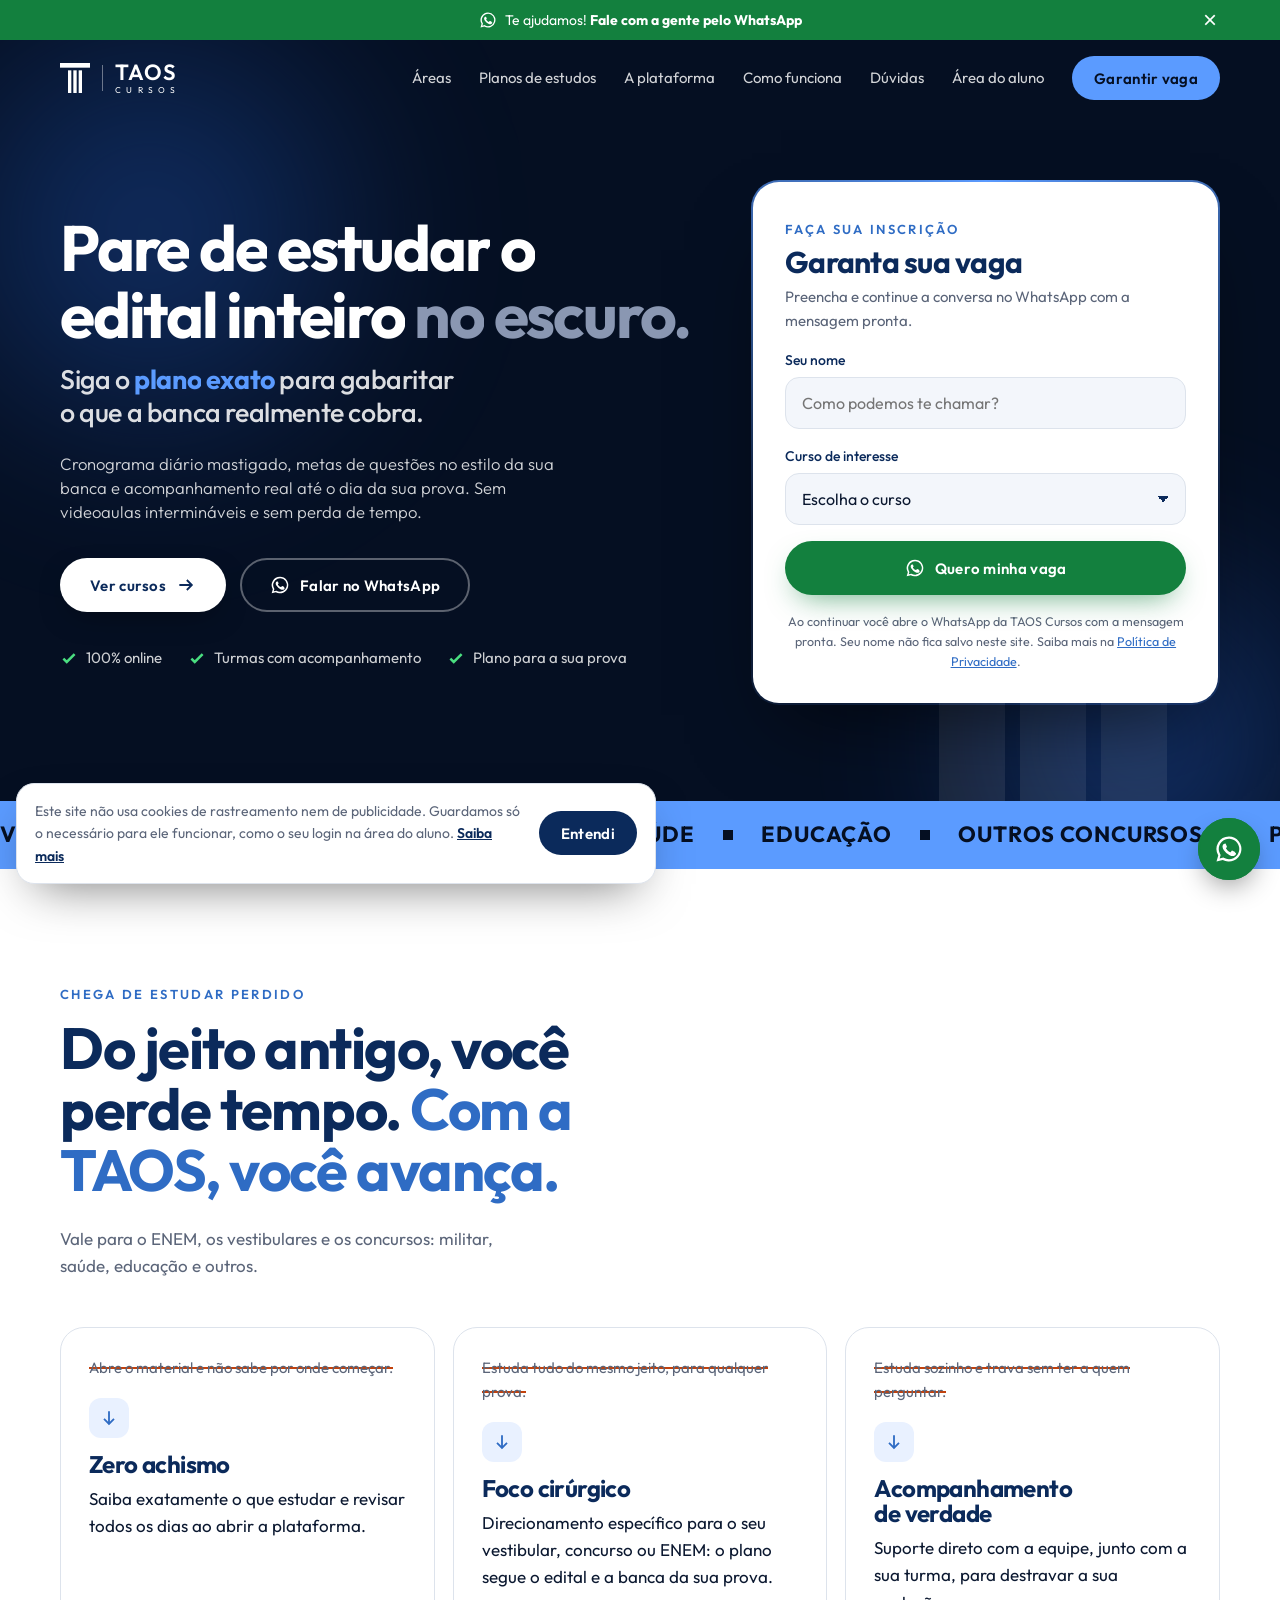
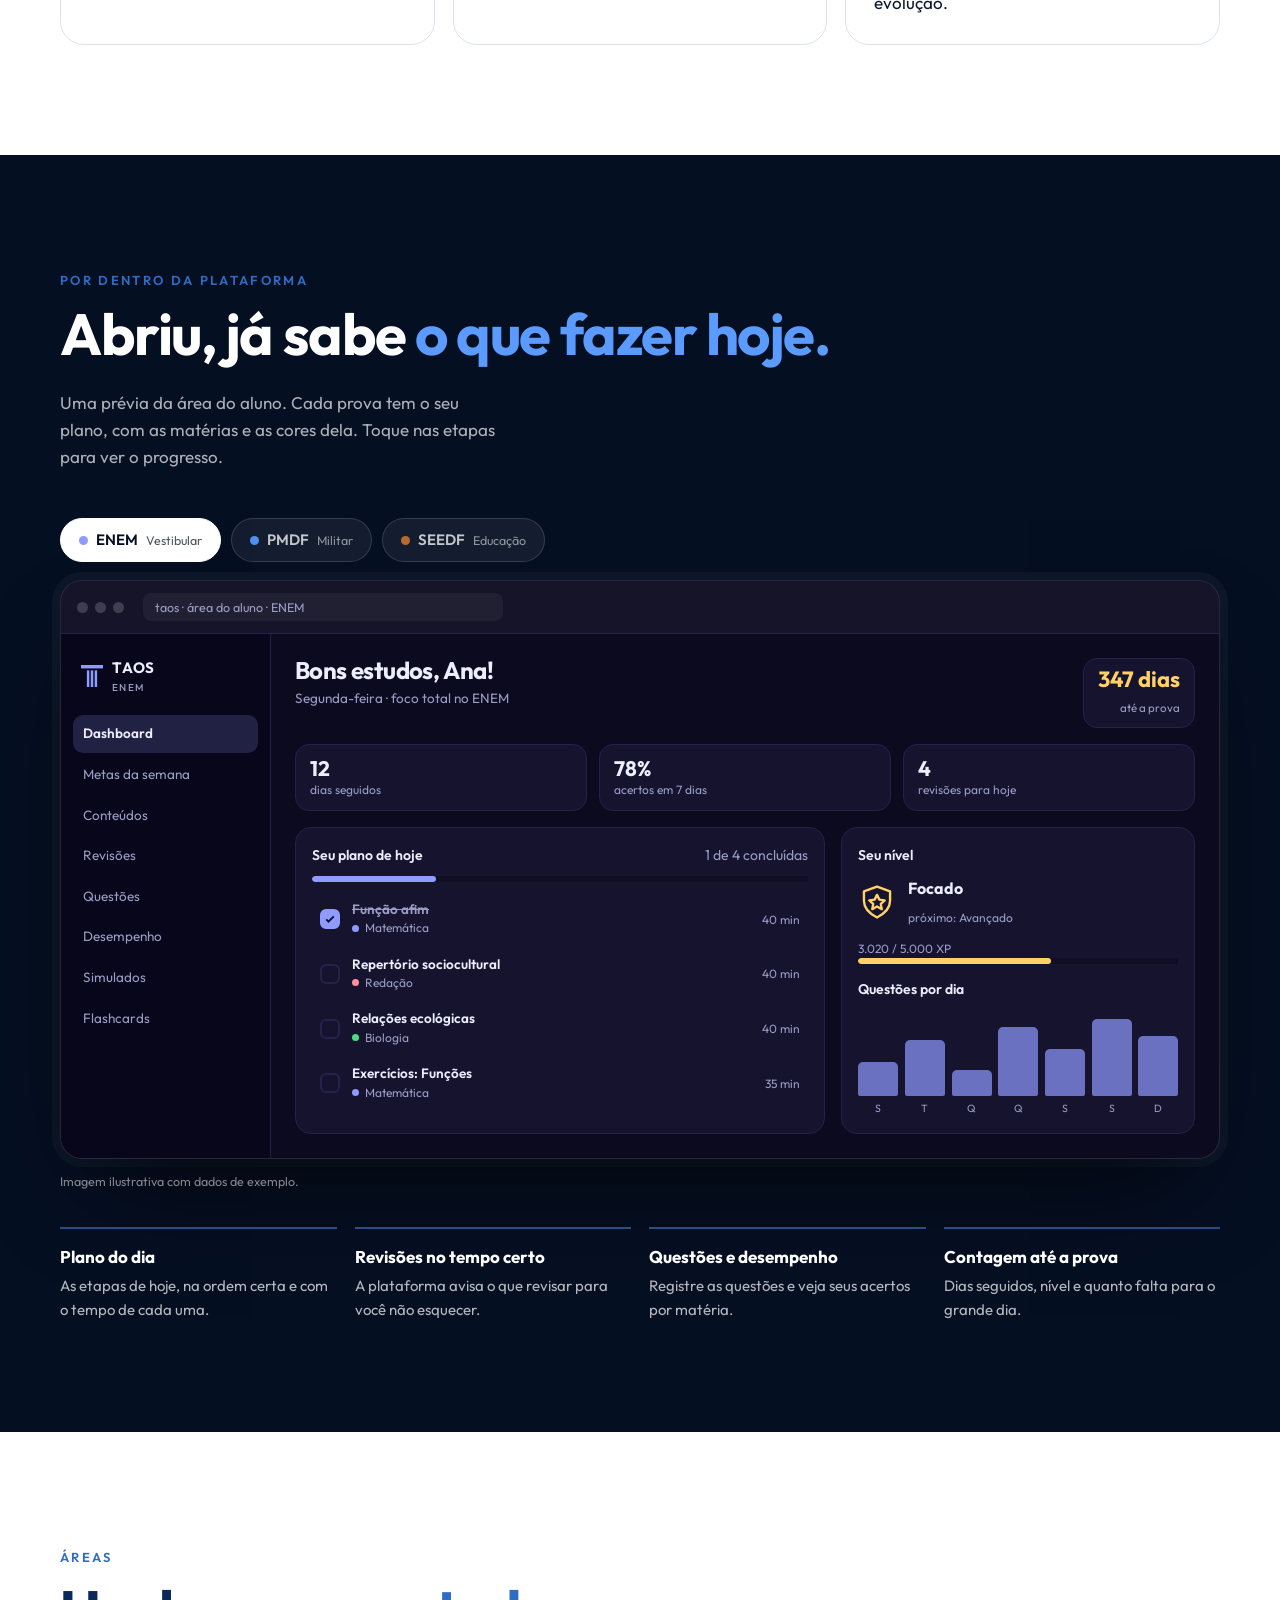
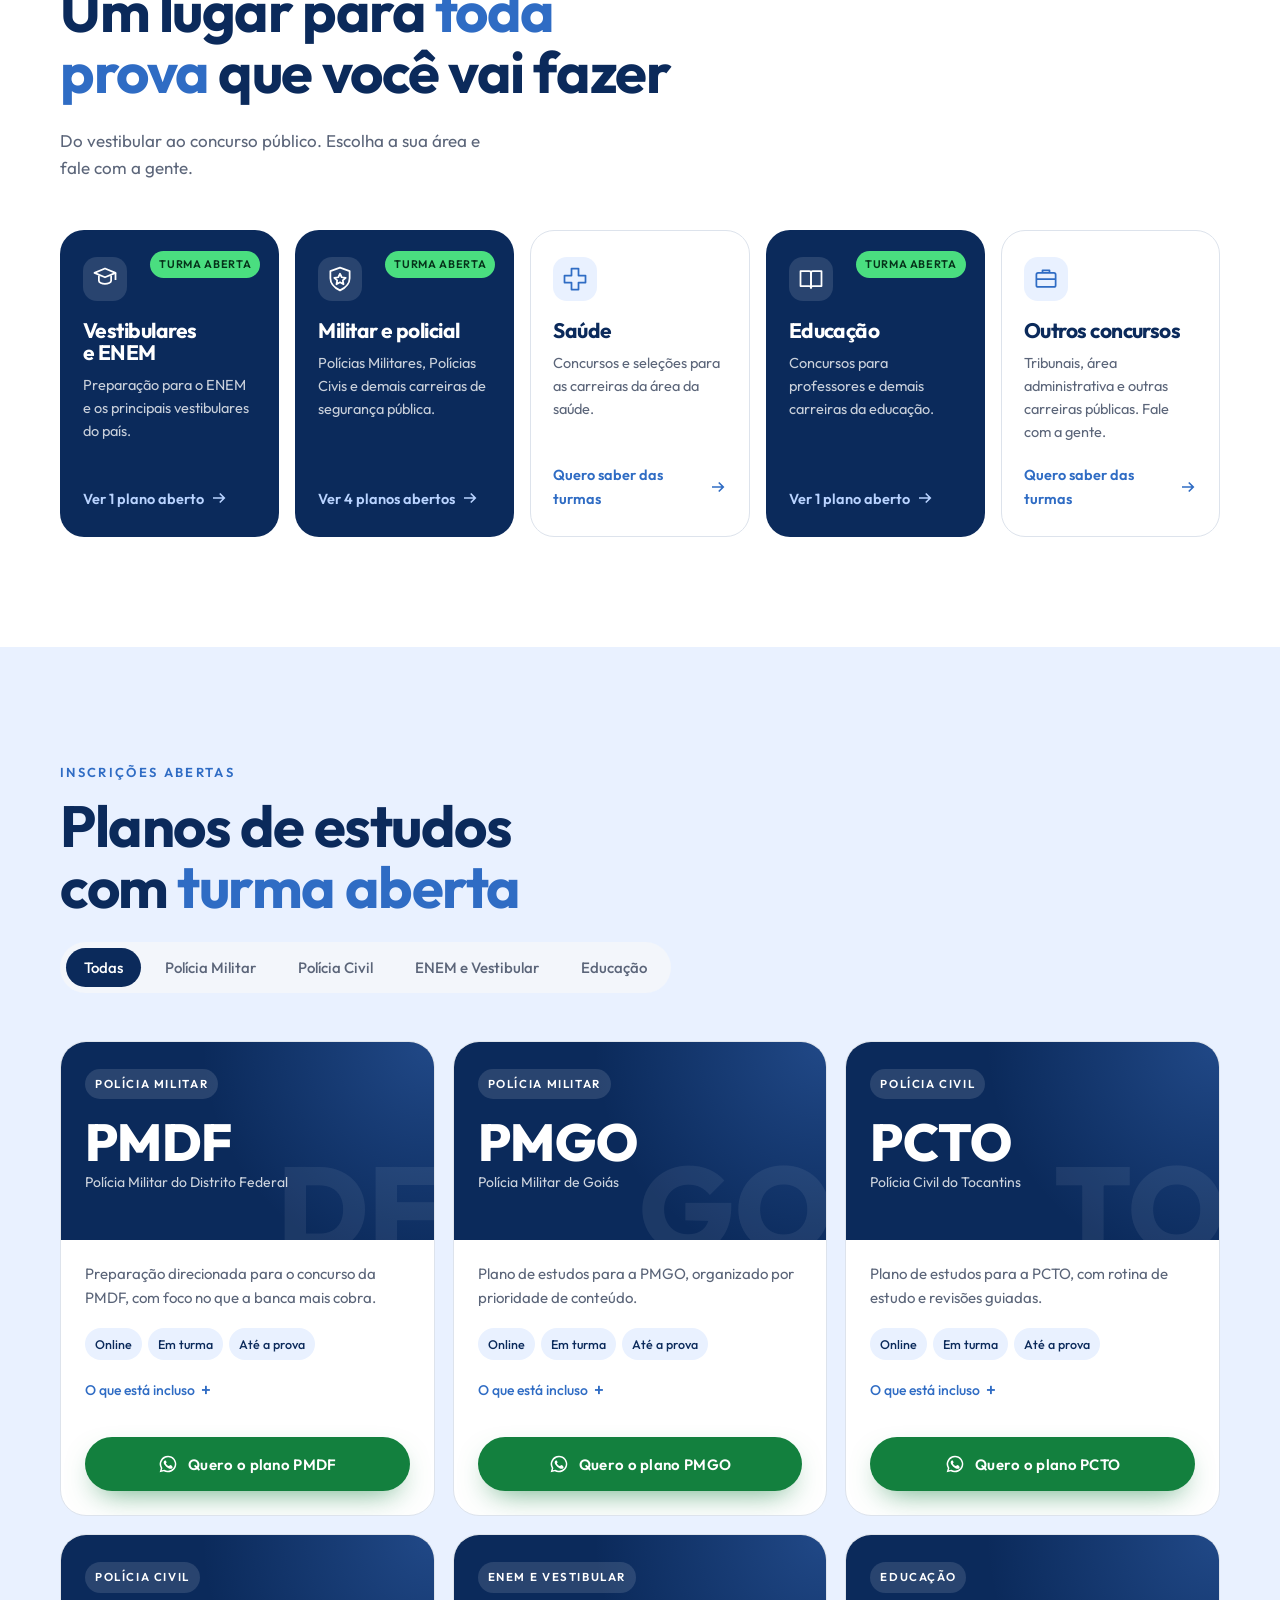
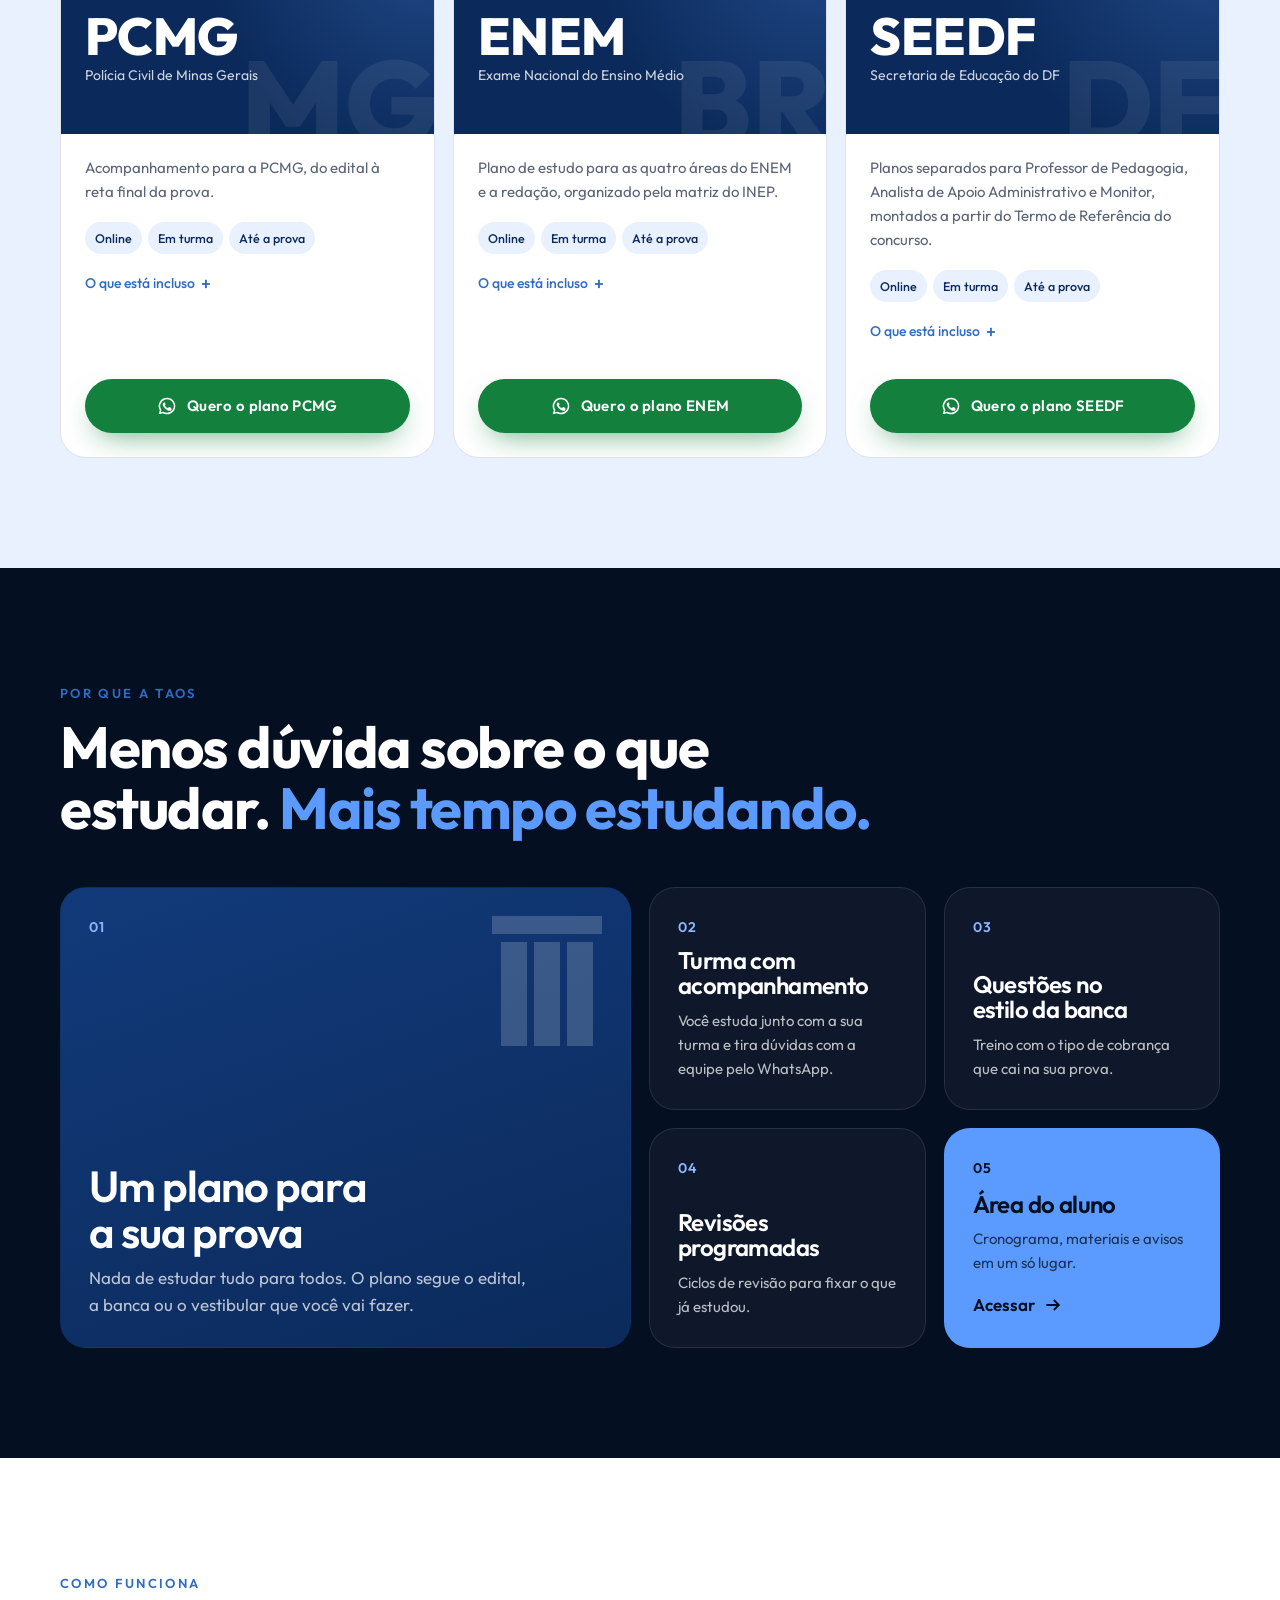
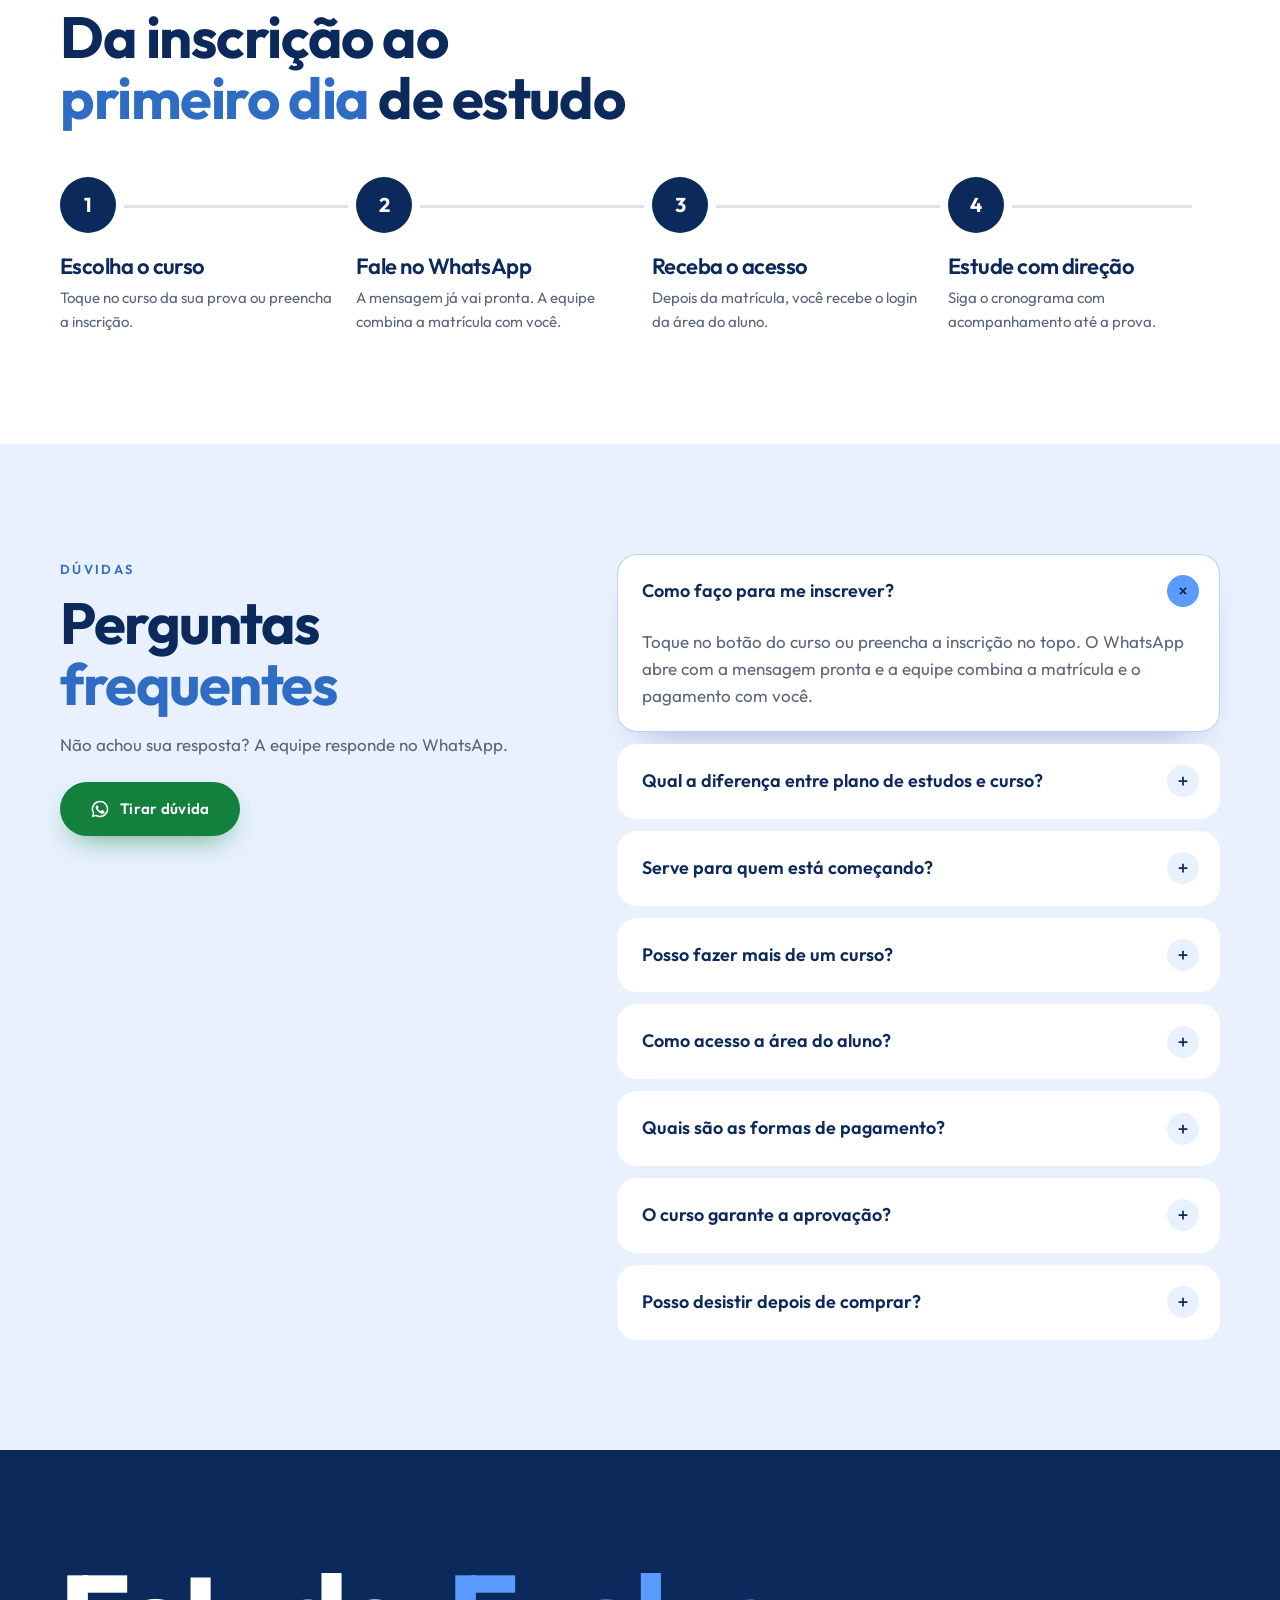
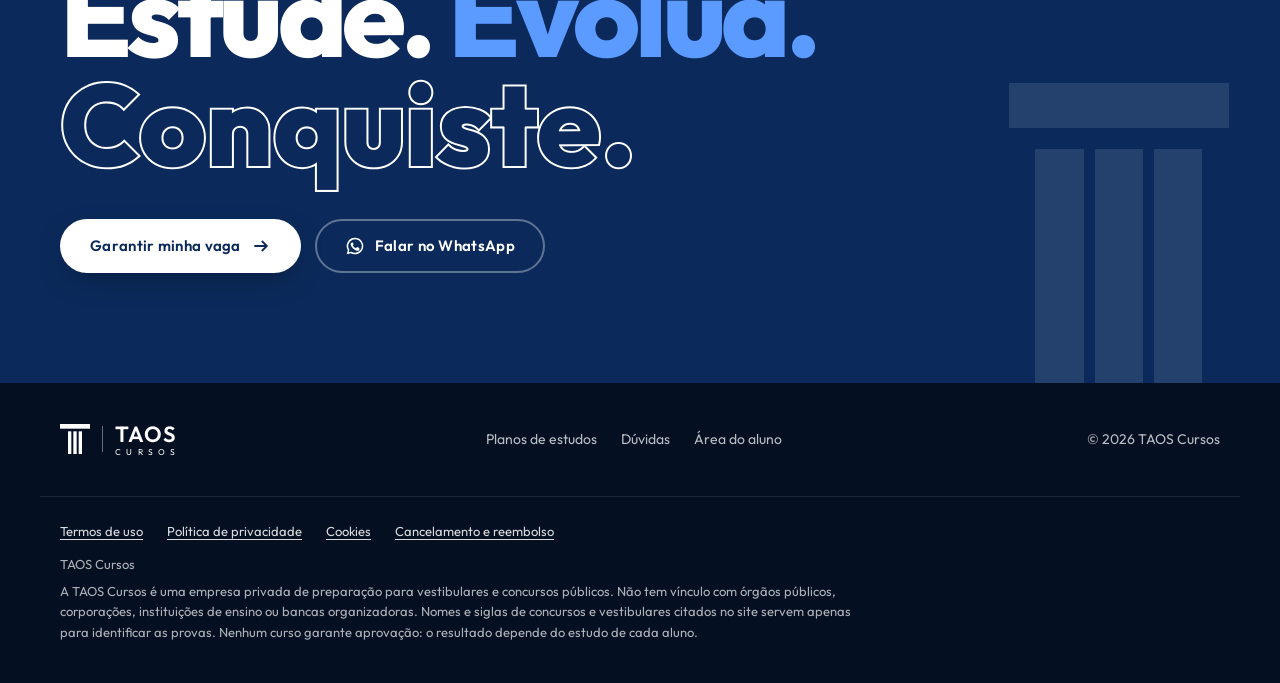
<file: index.html>
<!doctype html>
<html lang="pt-BR">
<head>
<meta charset="utf-8">
<meta name="viewport" content="width=device-width, initial-scale=1, viewport-fit=cover">
<title>TAOS Cursos · Vestibulares e concursos públicos</title>
<meta name="description" content="Cursos e planos de estudos da TAOS para vestibulares, ENEM e concursos públicos: área militar e policial, saúde, educação e mais. Fale com a gente pelo WhatsApp.">
<meta name="theme-color" content="#071c3d">
<meta property="og:title" content="TAOS Cursos · Vestibulares e concursos públicos">
<meta property="og:description" content="Vestibulares, ENEM e concursos: militar, saúde, educação e mais. Estude. Evolua. Conquiste.">
<link rel="preconnect" href="https://fonts.googleapis.com">
<link rel="preconnect" href="https://fonts.gstatic.com" crossorigin>
<link rel="stylesheet" href="https://fonts.googleapis.com/css2?family=Outfit:wght@300;400;500;600;700;800&display=swap">
<link rel="stylesheet" href="assets/css/style.css?v=22">
<link rel="icon" href="data:image/svg+xml,%3Csvg xmlns='http://www.w3.org/2000/svg' viewBox='0 0 100 100'%3E%3Crect width='100' height='100' fill='%230b2a5b'/%3E%3Cg fill='%23fff'%3E%3Crect x='20' y='22' width='60' height='9'/%3E%3Crect x='36' y='36' width='7' height='44'/%3E%3Crect x='46.5' y='36' width='7' height='44'/%3E%3Crect x='57' y='36' width='7' height='44'/%3E%3C/g%3E%3C/svg%3E">
<script>document.documentElement.classList.add("js")</script>
</head>
<body>

<svg width="0" height="0" style="position:absolute" aria-hidden="true">
  <symbol id="taos-mark" viewBox="0 0 90 90"><rect x="0" y="0" width="90" height="14"/><rect x="24" y="22" width="10" height="68"/><rect x="40" y="22" width="10" height="68"/><rect x="56" y="22" width="10" height="68"/></symbol>
  <symbol id="i-wa" viewBox="0 0 24 24"><path fill="currentColor" d="M12 2a10 10 0 0 0-8.6 15.1L2 22l5-1.3A10 10 0 1 0 12 2zm0 18.2a8.2 8.2 0 0 1-4.2-1.2l-.3-.2-3 .8.8-2.9-.2-.3A8.2 8.2 0 1 1 12 20.2zm4.5-6.1c-.2-.1-1.5-.7-1.7-.8-.2-.1-.4-.1-.6.1l-.8 1c-.1.2-.3.2-.5.1a6.7 6.7 0 0 1-3.3-2.9c-.3-.4.2-.4.7-1.3.1-.2 0-.3 0-.4l-.8-1.8c-.2-.5-.4-.4-.6-.4h-.5a1 1 0 0 0-.7.3 3 3 0 0 0-.9 2.2 5.2 5.2 0 0 0 1.1 2.8 11.9 11.9 0 0 0 4.6 4c1.7.7 2.4.8 3.2.6.5-.1 1.5-.6 1.7-1.2.2-.6.2-1.1.2-1.2-.1-.1-.3-.2-.6-.3z"/></symbol>
  <symbol id="i-check" viewBox="0 0 16 16"><path d="M3 8.5l3 3 7-7" fill="none" stroke="currentColor" stroke-width="2.2"/></symbol>
  <symbol id="i-arrow" viewBox="0 0 24 24"><path d="M4 12h15M13 6l6 6-6 6" fill="none" stroke="currentColor" stroke-width="2.2"/></symbol>
</svg>

<a class="skip" href="#topo">Pular para o conteúdo</a>
<div class="topbar" id="topbar">
  <div class="wrap">
    <a data-wa="geral" target="_blank" rel="noopener" href="#"><svg class="ico"><use href="#i-wa"/></svg><span>Te ajudamos! <b>Fale com a gente pelo WhatsApp</b></span></a>
    <button class="topbar-x" id="topbar-x" aria-label="Fechar aviso">×</button>
  </div>
</div>

<header class="head" id="head">
  <div class="wrap">
    <a class="logo" href="#topo" aria-label="TAOS Cursos, início">
      <svg fill="currentColor"><use href="#taos-mark"/></svg><span class="sep"></span>
      <span class="txt"><b>TAOS</b><small>CURSOS</small></span>
    </a>
    <nav class="nav" id="nav" aria-label="Principal">
      <a href="#areas">Áreas</a>
      <a href="#planos">Planos de estudos</a>
      <a href="#plataforma">A plataforma</a>
      <a href="#como-funciona">Como funciona</a>
      <a href="#duvidas">Dúvidas</a>
      <a href="qg/">Área do aluno</a>
      <a class="btn btn-pill" href="#inscricao">Garantir vaga</a>
    </nav>
    <button class="burger" id="burger" aria-label="Abrir menu" aria-expanded="false" aria-controls="nav"><span></span><span></span></button>
  </div>
</header>

<main id="topo">
  <!-- HERO -->
  <section class="hero">
    <div class="hero-bg" aria-hidden="true">
      <div class="glow g1"></div><div class="glow g2"></div>
      <div class="grid-lines"></div>
      <div class="pillars"><i></i><i></i><i></i><b></b></div>
    </div>
    <div class="wrap hero-in">
      <div class="hero-copy">
        <h1 class="h-hero">
          <span class="h-a" data-split>Pare de estudar o edital inteiro <span class="escuro">no escuro.</span></span>
          <span class="h-b" data-split>Siga o <span class="plano">plano exato</span> para gabaritar o que a banca realmente cobra.</span>
        </h1>
        <p class="lead">Cronograma diário mastigado, metas de questões no estilo da sua banca e acompanhamento real até o dia da sua prova. Sem videoaulas intermináveis e sem perda de tempo.</p>
        <div class="hero-ctas">
          <a class="btn btn-white" href="#areas">Ver cursos <svg class="ico"><use href="#i-arrow"/></svg></a>
          <a class="btn btn-outline" data-wa="geral" target="_blank" rel="noopener" href="#"><svg class="ico"><use href="#i-wa"/></svg>Falar no WhatsApp</a>
        </div>
        <ul class="hero-checks">
          <li><svg class="ico"><use href="#i-check"/></svg>100% online</li>
          <li><svg class="ico"><use href="#i-check"/></svg>Turmas com acompanhamento</li>
          <li><svg class="ico"><use href="#i-check"/></svg>Plano para a sua prova</li>
        </ul>
      </div>

      <div class="lead-wrap">
      <div class="fchip f1" aria-hidden="true"><span class="fc-ic ok">✓</span><span><small>Etapa concluída</small><b id="fc1">Função afim</b></span><em>+40 XP</em></div>
      <div class="fchip f2" aria-hidden="true"><span class="fc-ic fogo">🔥</span><span><small>Sequência</small><b>12 dias seguidos</b></span></div>
      <div class="fchip f3" aria-hidden="true"><span class="fc-ic rev">↻</span><span><small>Revisão de hoje</small><b id="fc3">Biologia · Ecologia</b></span></div>
      <form class="lead-card" id="inscricao" novalidate>
        <div class="lead-head">
          <span class="eyebrow">Faça sua inscrição</span>
          <h2>Garanta sua vaga</h2>
          <p>Preencha e continue a conversa no WhatsApp com a mensagem pronta.</p>
        </div>
        <div class="field"><label for="f-nome">Seu nome</label><input id="f-nome" name="nome" autocomplete="name" placeholder="Como podemos te chamar?" required></div>
        <div class="field"><label for="f-concurso">Curso de interesse</label>
          <select id="f-concurso" name="concurso" required><option value="">Escolha o curso</option></select>
        </div>
        <p class="form-err" id="form-err" role="alert" hidden></p>
        <button class="btn btn-wa btn-block" type="submit"><svg class="ico"><use href="#i-wa"/></svg>Quero minha vaga</button>
        <p class="fine">Ao continuar você abre o WhatsApp da TAOS Cursos com a mensagem pronta. Seu nome não fica salvo neste site. Saiba mais na <a href="privacidade.html">Política de Privacidade</a>.</p>
      </form>
      </div>
    </div>
  </section>

  <!-- MARQUEE -->
  <div class="marquee" aria-hidden="true">
    <div class="track" id="marquee"></div>
  </div>

  <!-- DOR E PROMESSA -->
  <section class="sec" id="promessa">
    <div class="wrap">
      <div class="sec-top" data-reveal>
        <div>
          <span class="eyebrow">Chega de estudar perdido</span>
          <h2 class="h2">Do jeito antigo, você perde tempo. <span class="hl">Com a TAOS, você avança.</span></h2>
        </div>
        <p class="muted sec-sub">Vale para o ENEM, os vestibulares e os concursos: militar, saúde, educação e outros.</p>
      </div>
      <div class="dgrid">
        <article class="dor" data-reveal>
          <p class="dor-x"><span>Abre o material e não sabe por onde começar.</span></p>
          <span class="dor-seta" aria-hidden="true"><svg class="ico"><use href="#i-arrow"/></svg></span>
          <h3>Zero achismo</h3>
          <p>Saiba exatamente o que estudar e revisar todos os dias ao abrir a plataforma.</p>
        </article>
        <article class="dor" data-reveal style="--d:.1s">
          <p class="dor-x"><span>Estuda tudo do mesmo jeito, para qualquer prova.</span></p>
          <span class="dor-seta" aria-hidden="true"><svg class="ico"><use href="#i-arrow"/></svg></span>
          <h3>Foco cirúrgico</h3>
          <p>Direcionamento específico para o seu vestibular, concurso ou ENEM: o plano segue o edital e a banca da sua prova.</p>
        </article>
        <article class="dor" data-reveal style="--d:.2s">
          <p class="dor-x"><span>Estuda sozinho e trava sem ter a quem perguntar.</span></p>
          <span class="dor-seta" aria-hidden="true"><svg class="ico"><use href="#i-arrow"/></svg></span>
          <h3>Acompanhamento de verdade</h3>
          <p>Suporte direto com a equipe, junto com a sua turma, para destravar a sua evolução.</p>
        </article>
      </div>
    </div>
  </section>

  <!-- A PLATAFORMA POR DENTRO -->
  <section class="sec sec-dark" id="plataforma">
    <div class="wrap">
      <div class="sec-top" data-reveal>
        <div>
          <span class="eyebrow">Por dentro da plataforma</span>
          <h2 class="h2">Abriu, já sabe <span class="hl">o que fazer hoje.</span></h2>
        </div>
        <p class="muted sec-sub">Uma prévia da área do aluno. Cada prova tem o seu plano, com as matérias e as cores dela. Toque nas etapas para ver o progresso.</p>
      </div>
      <div class="pv" data-reveal>
        <div class="pv-tabs" id="pv-tabs" role="tablist" aria-label="Escolha a prévia"></div>
        <div class="pv-win" id="pv-win" role="tabpanel"></div>
        <p class="pv-nota">Imagem ilustrativa com dados de exemplo.</p>
      </div>
      <ul class="pv-feats">
        <li data-reveal><b>Plano do dia</b><span>As etapas de hoje, na ordem certa e com o tempo de cada uma.</span></li>
        <li data-reveal style="--d:.08s"><b>Revisões no tempo certo</b><span>A plataforma avisa o que revisar para você não esquecer.</span></li>
        <li data-reveal style="--d:.16s"><b>Questões e desempenho</b><span>Registre as questões e veja seus acertos por matéria.</span></li>
        <li data-reveal style="--d:.24s"><b>Contagem até a prova</b><span>Dias seguidos, nível e quanto falta para o grande dia.</span></li>
      </ul>
    </div>
  </section>

  <!-- ÁREAS -->
  <section class="sec" id="areas">
    <div class="wrap">
      <div class="sec-top" data-reveal>
        <div>
          <span class="eyebrow">Áreas</span>
          <h2 class="h2">Um lugar para <span class="hl">toda prova</span> que você vai fazer</h2>
        </div>
        <p class="muted sec-sub">Do vestibular ao concurso público. Escolha a sua área e fale com a gente.</p>
      </div>
      <div class="agrid" id="agrid"></div>
    </div>
  </section>

  <!-- PLANOS DE ESTUDOS -->
  <section class="sec sec-ice" id="planos">
    <div class="wrap">
      <div class="sec-top" data-reveal>
        <div>
          <span class="eyebrow">Inscrições abertas</span>
          <h2 class="h2">Planos de estudos com <span class="hl">turma aberta</span></h2>
        </div>
        <div class="filters" role="tablist" aria-label="Filtrar planos de estudos">
          <button class="f-btn on" data-f="todas" role="tab" aria-selected="true">Todas</button>
        </div>
      </div>
      <div class="mgrid" id="mgrid"></div>
    </div>
  </section>

  <!-- POR QUE -->
  <section class="sec sec-dark" id="porque">
    <div class="wrap">
      <div class="sec-top" data-reveal>
        <div>
          <span class="eyebrow">Por que a TAOS</span>
          <h2 class="h2">Menos dúvida sobre o que estudar. <span class="hl">Mais tempo estudando.</span></h2>
        </div>
      </div>
      <div class="bento">
        <article class="b b-big" data-reveal>
          <span class="b-num">01</span>
          <h3>Um plano para a sua prova</h3>
          <p>Nada de estudar tudo para todos. O plano segue o edital, a banca ou o vestibular que você vai fazer.</p>
          <div class="b-bars" aria-hidden="true"><i></i><i></i><i></i></div>
        </article>
        <article class="b" data-reveal><span class="b-num">02</span><h3>Turma com acompanhamento</h3><p>Você estuda junto com a sua turma e tira dúvidas com a equipe pelo WhatsApp.</p></article>
        <article class="b" data-reveal><span class="b-num">03</span><h3>Questões no estilo da banca</h3><p>Treino com o tipo de cobrança que cai na sua prova.</p></article>
        <article class="b" data-reveal><span class="b-num">04</span><h3>Revisões programadas</h3><p>Ciclos de revisão para fixar o que já estudou.</p></article>
        <article class="b b-accent" data-reveal><span class="b-num">05</span><h3>Área do aluno</h3><p>Cronograma, materiais e avisos em um só lugar.</p><a href="qg/" class="b-link">Acessar <svg class="ico"><use href="#i-arrow"/></svg></a></article>
      </div>
    </div>
  </section>

  <!-- COMO FUNCIONA -->
  <section class="sec" id="como-funciona">
    <div class="wrap">
      <div class="sec-top" data-reveal>
        <div>
          <span class="eyebrow">Como funciona</span>
          <h2 class="h2">Da inscrição ao <span class="hl">primeiro dia</span> de estudo</h2>
        </div>
      </div>
      <ol class="timeline" id="timeline">
        <span class="tl-line" aria-hidden="true"><span id="tl-fill"></span></span>
        <li data-reveal><b>1</b><h3>Escolha o curso</h3><p>Toque no curso da sua prova ou preencha a inscrição.</p></li>
        <li data-reveal><b>2</b><h3>Fale no WhatsApp</h3><p>A mensagem já vai pronta. A equipe combina a matrícula com você.</p></li>
        <li data-reveal><b>3</b><h3>Receba o acesso</h3><p>Depois da matrícula, você recebe o login da área do aluno.</p></li>
        <li data-reveal><b>4</b><h3>Estude com direção</h3><p>Siga o cronograma com acompanhamento até a prova.</p></li>
      </ol>
    </div>
  </section>

  <!-- FAQ -->
  <section class="sec sec-ice" id="duvidas">
    <div class="wrap faq">
      <div data-reveal>
        <span class="eyebrow">Dúvidas</span>
        <h2 class="h2">Perguntas <span class="hl">frequentes</span></h2>
        <p class="muted">Não achou sua resposta? A equipe responde no WhatsApp.</p>
        <a class="btn btn-wa" data-wa="geral" target="_blank" rel="noopener" href="#"><svg class="ico"><use href="#i-wa"/></svg>Tirar dúvida</a>
      </div>
      <div class="qa" data-reveal>
        <details open><summary>Como faço para me inscrever?</summary><div><p>Toque no botão do curso ou preencha a inscrição no topo. O WhatsApp abre com a mensagem pronta e a equipe combina a matrícula e o pagamento com você.</p></div></details>
        <details><summary>Qual a diferença entre plano de estudos e curso?</summary><div><p>No curso você recebe as aulas. No plano de estudos você recebe direção: o que estudar, quando estudar e acompanhamento para manter o ritmo até a prova.</p></div></details>
        <details><summary>Serve para quem está começando?</summary><div><p>Sim. O cronograma da turma começa pela base e avança por etapas, e a equipe orienta você a encaixar os estudos no tempo que tem.</p></div></details>
        <details><summary>Posso fazer mais de um curso?</summary><div><p>Pode. Fale com a equipe no WhatsApp para montar um plano que atenda às suas provas.</p></div></details>
        <details><summary>Como acesso a área do aluno?</summary><div><p>Depois da matrícula você recebe o seu login. É só entrar em “Área do aluno”, no topo do site.</p></div></details>
        <details><summary>Quais são as formas de pagamento?</summary><div><p>As formas de pagamento são informadas no atendimento pelo WhatsApp.</p></div></details>
        <details><summary>O curso garante a aprovação?</summary><div><p>Não. Nenhum curso pode garantir aprovação em concurso ou vestibular. A TAOS organiza o seu estudo e acompanha a sua evolução, mas o resultado depende da sua dedicação e da concorrência de cada prova.</p></div></details>
        <details><summary>Posso desistir depois de comprar?</summary><div><p>Sim. Você pode cancelar em até 7 dias após a compra e recebe o valor de volta, como garante o Código de Defesa do Consumidor. Veja a <a href="reembolso.html">política de cancelamento e reembolso</a>.</p></div></details>
      </div>
    </div>
  </section>

  <!-- CTA FINAL -->
  <section class="final">
    <div class="pillars small" aria-hidden="true"><i></i><i></i><i></i><b></b></div>
    <div class="wrap final-in">
      <h2 class="final-words" data-reveal><span>Estude.</span> <span>Evolua.</span> <span>Conquiste.</span></h2>
      <div class="final-ctas" data-reveal>
        <a class="btn btn-white" href="#inscricao">Garantir minha vaga <svg class="ico"><use href="#i-arrow"/></svg></a>
        <a class="btn btn-outline" data-wa="geral" target="_blank" rel="noopener" href="#"><svg class="ico"><use href="#i-wa"/></svg>Falar no WhatsApp</a>
      </div>
    </div>
  </section>
</main>

<footer class="foot">
  <div class="wrap">
    <a class="logo" href="#topo" aria-label="TAOS Cursos">
      <svg fill="currentColor"><use href="#taos-mark"/></svg><span class="sep"></span>
      <span class="txt"><b>TAOS</b><small>CURSOS</small></span>
    </a>
    <nav aria-label="Rodapé"><a href="#planos">Planos de estudos</a><a href="#duvidas">Dúvidas</a><a href="qg/">Área do aluno</a></nav>
    <span>© <span id="ano">2026</span> TAOS Cursos</span>
  </div>
  <div class="wrap foot-legal">
    <nav aria-label="Documentos legais"><a href="termos.html">Termos de uso</a><a href="privacidade.html">Política de privacidade</a><a href="privacidade.html#cookies">Cookies</a><a href="reembolso.html">Cancelamento e reembolso</a></nav>
    <p id="empresa-dados"></p>
    <p>A TAOS Cursos é uma empresa privada de preparação para vestibulares e concursos públicos. Não tem vínculo com órgãos públicos, corporações, instituições de ensino ou bancas organizadoras. Nomes e siglas de concursos e vestibulares citados no site servem apenas para identificar as provas. Nenhum curso garante aprovação: o resultado depende do estudo de cada aluno.</p>
  </div>
</footer>

<div class="cookie" id="cookie" role="region" aria-label="Aviso de cookies" hidden>
  <p>Este site não usa cookies de rastreamento nem de publicidade. Guardamos só o necessário para ele funcionar, como o seu login na área do aluno. <a href="privacidade.html#cookies">Saiba mais</a></p>
  <button class="btn btn-navy" type="button" id="cookie-ok">Entendi</button>
</div>

<a class="wa-float" data-wa="geral" target="_blank" rel="noopener" href="#" aria-label="Falar no WhatsApp"><svg class="ico"><use href="#i-wa"/></svg></a>

<script src="assets/js/config.js?v=10"></script>
<script src="assets/js/main.js?v=16"></script>
</body>
</html>
</file>
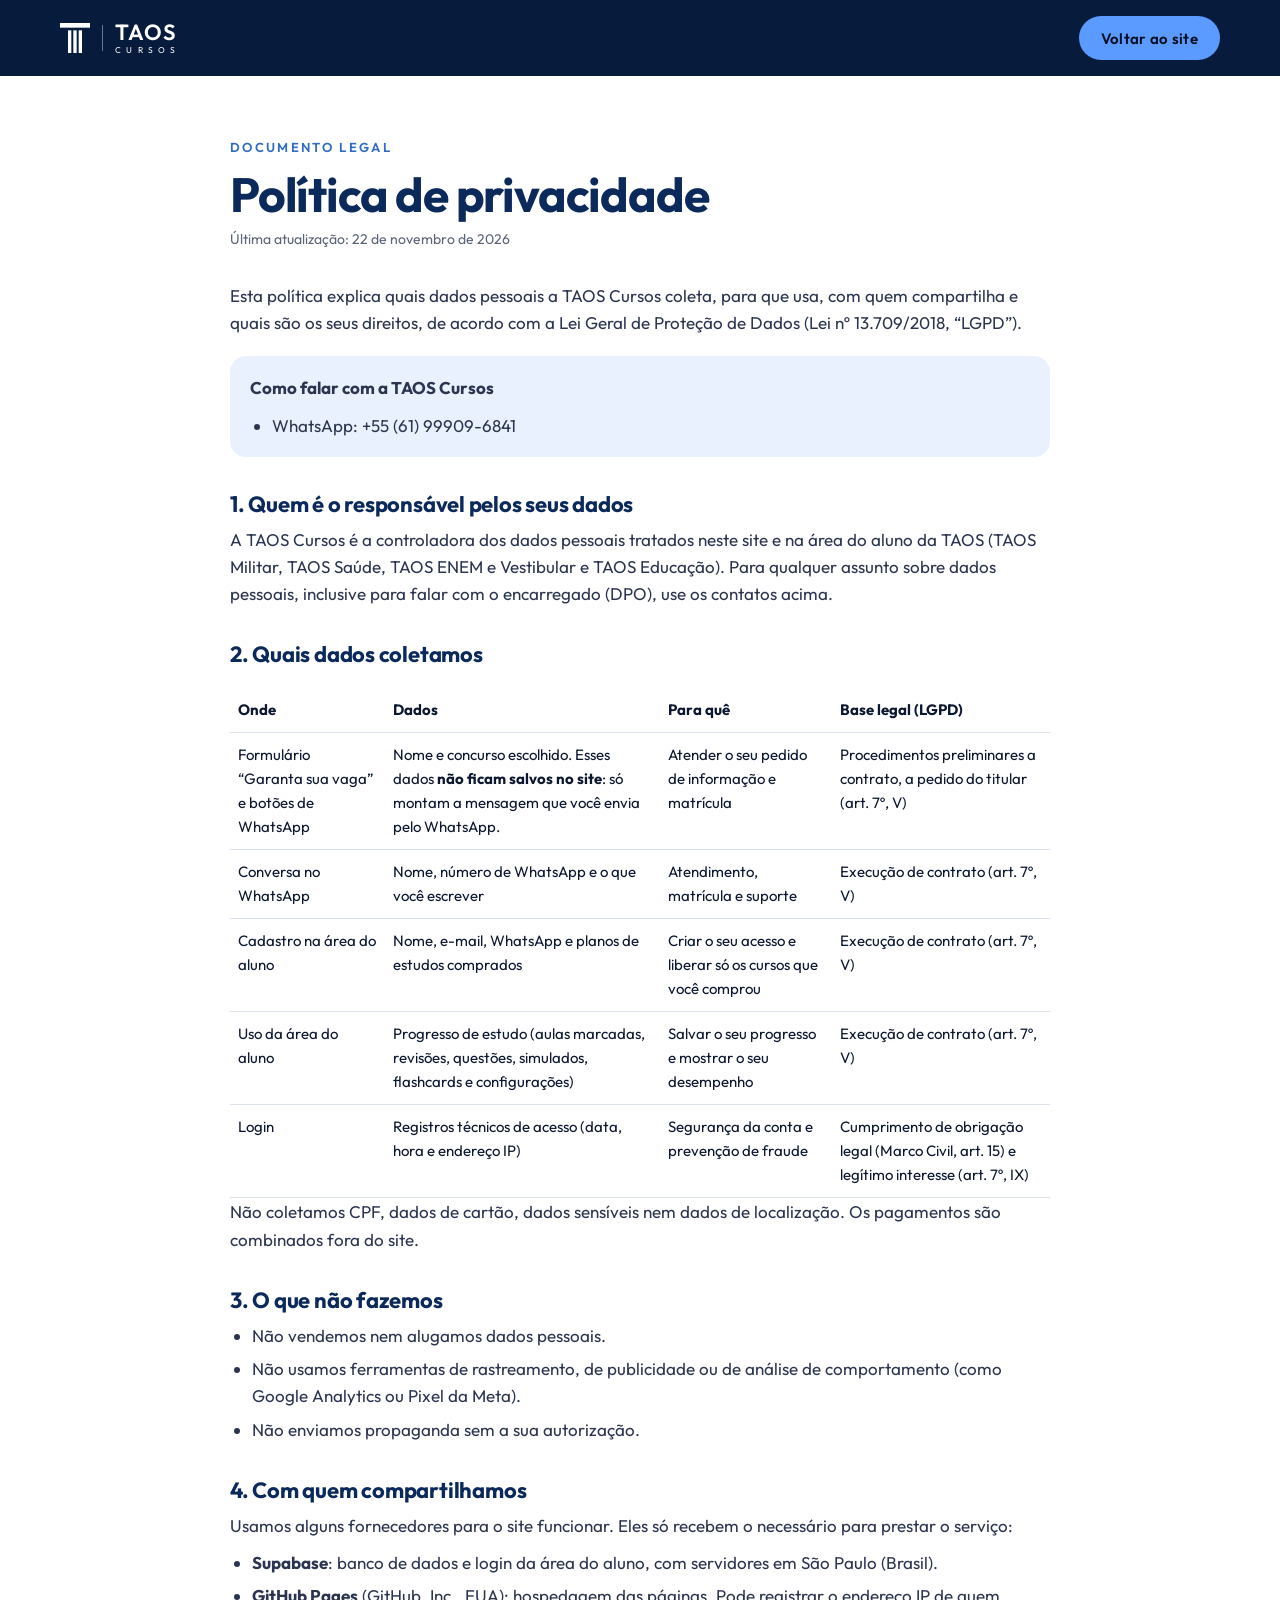
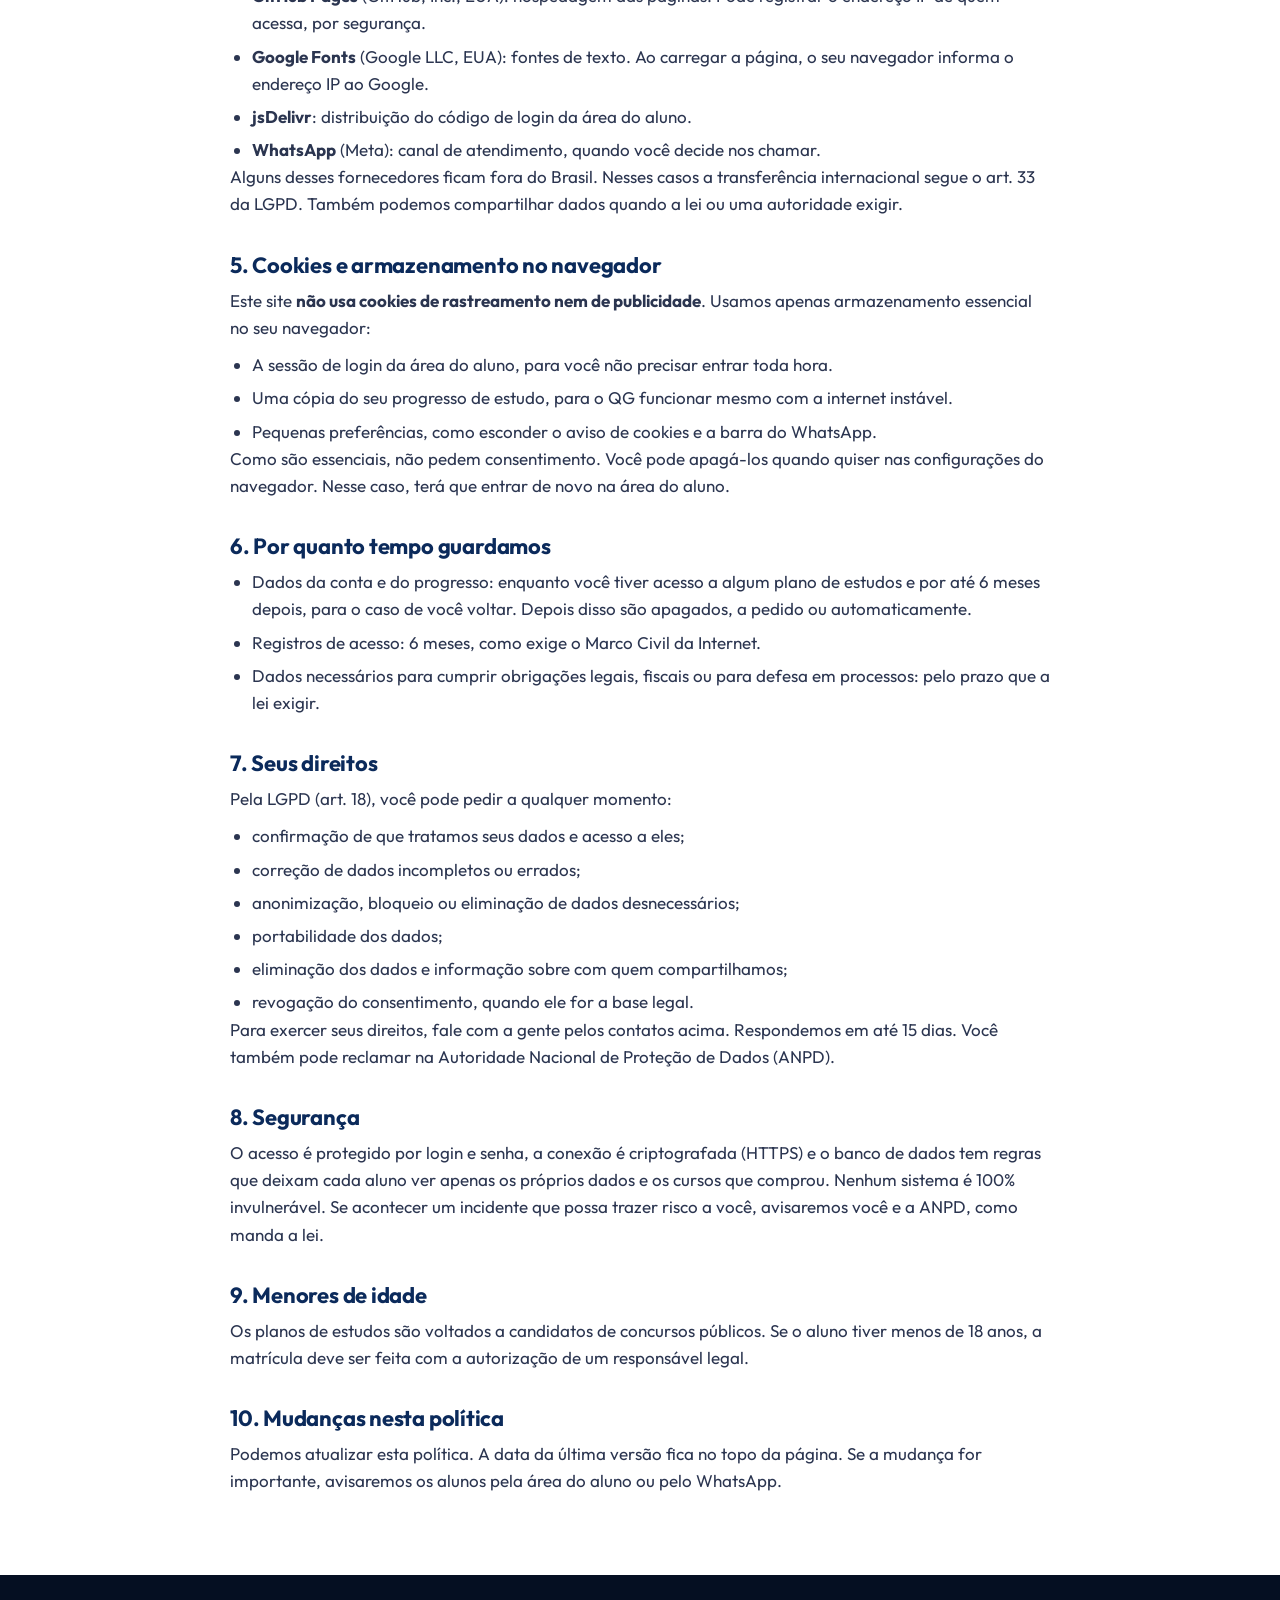
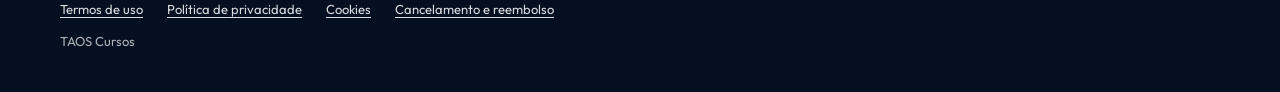
<file: privacidade.html>
<!doctype html>
<html lang="pt-BR">
<head>
<meta charset="utf-8">
<meta name="viewport" content="width=device-width, initial-scale=1, viewport-fit=cover">
<title>Política de privacidade · TAOS Cursos</title>
<meta name="theme-color" content="#071c3d">
<link rel="preconnect" href="https://fonts.googleapis.com">
<link rel="preconnect" href="https://fonts.gstatic.com" crossorigin>
<link rel="stylesheet" href="https://fonts.googleapis.com/css2?family=Outfit:wght@300;400;500;600;700;800&display=swap">
<link rel="stylesheet" href="assets/css/style.css?v=18">
<link rel="icon" href="data:image/svg+xml,%3Csvg xmlns='http://www.w3.org/2000/svg' viewBox='0 0 100 100'%3E%3Crect width='100' height='100' fill='%230b2a5b'/%3E%3Cg fill='%23fff'%3E%3Crect x='20' y='22' width='60' height='9'/%3E%3Crect x='36' y='36' width='7' height='44'/%3E%3Crect x='46.5' y='36' width='7' height='44'/%3E%3Crect x='57' y='36' width='7' height='44'/%3E%3C/g%3E%3C/svg%3E">
</head>
<body class="legal-page">
<a class="skip" href="#conteudo">Pular para o conteúdo</a>
<svg width="0" height="0" style="position:absolute" aria-hidden="true"><symbol id="taos-mark" viewBox="0 0 90 90"><rect x="0" y="0" width="90" height="14"/><rect x="24" y="22" width="10" height="68"/><rect x="40" y="22" width="10" height="68"/><rect x="56" y="22" width="10" height="68"/></symbol></svg>
<header class="head solid" id="head"><div class="wrap">
  <a class="logo" href="./" aria-label="TAOS Cursos, início"><svg fill="currentColor" aria-hidden="true"><use href="#taos-mark"/></svg><span class="sep"></span><span class="txt"><b>TAOS</b><small>CURSOS</small></span></a>
  <nav class="nav" aria-label="Principal" style="position:static;transform:none;visibility:visible;background:none;padding:0;flex-direction:row;z-index:auto"><a class="btn btn-pill" href="./">Voltar ao site</a></nav>
</div></header>
<main id="conteudo" class="wrap"><article class="legal">
<span class="eyebrow">Documento legal</span>
<h1>Política de privacidade</h1>
<p class="upd">Última atualização: 22 de novembro de 2026</p>

<p>Esta política explica quais dados pessoais a TAOS Cursos coleta, para que usa, com quem compartilha e quais são os seus direitos, de acordo com a Lei Geral de Proteção de Dados (Lei nº 13.709/2018, “LGPD”).</p>
<div class="box-info"><p><b>Como falar com a TAOS Cursos</b></p><ul>
<li>WhatsApp: <span data-emp="whatsapp"></span></li>
<li data-linha>E-mail: <span data-emp="email" data-opcional></span></li>
<li data-linha>Empresa: <span data-emp="razaoSocial" data-opcional></span></li>
<li data-linha>CNPJ: <span data-emp="cnpj" data-opcional></span></li>
<li data-linha>Endereço: <span data-emp="endereco" data-opcional></span></li>
</ul></div>

<h2>1. Quem é o responsável pelos seus dados</h2>
<p>A TAOS Cursos é a controladora dos dados pessoais tratados neste site e na área do aluno da TAOS (TAOS Militar, TAOS Saúde, TAOS ENEM e Vestibular e TAOS Educação). Para qualquer assunto sobre dados pessoais, inclusive para falar com o encarregado (DPO), use os contatos acima.</p>

<h2>2. Quais dados coletamos</h2>
<div class="tbl"><table>
<tr><th>Onde</th><th>Dados</th><th>Para quê</th><th>Base legal (LGPD)</th></tr>
<tr><td>Formulário “Garanta sua vaga” e botões de WhatsApp</td><td>Nome e concurso escolhido. Esses dados <b>não ficam salvos no site</b>: só montam a mensagem que você envia pelo WhatsApp.</td><td>Atender o seu pedido de informação e matrícula</td><td>Procedimentos preliminares a contrato, a pedido do titular (art. 7º, V)</td></tr>
<tr><td>Conversa no WhatsApp</td><td>Nome, número de WhatsApp e o que você escrever</td><td>Atendimento, matrícula e suporte</td><td>Execução de contrato (art. 7º, V)</td></tr>
<tr><td>Cadastro na área do aluno</td><td>Nome, e-mail, WhatsApp e planos de estudos comprados</td><td>Criar o seu acesso e liberar só os cursos que você comprou</td><td>Execução de contrato (art. 7º, V)</td></tr>
<tr><td>Uso da área do aluno</td><td>Progresso de estudo (aulas marcadas, revisões, questões, simulados, flashcards e configurações)</td><td>Salvar o seu progresso e mostrar o seu desempenho</td><td>Execução de contrato (art. 7º, V)</td></tr>
<tr><td>Login</td><td>Registros técnicos de acesso (data, hora e endereço IP)</td><td>Segurança da conta e prevenção de fraude</td><td>Cumprimento de obrigação legal (Marco Civil, art. 15) e legítimo interesse (art. 7º, IX)</td></tr>
</table></div>
<p>Não coletamos CPF, dados de cartão, dados sensíveis nem dados de localização. Os pagamentos são combinados fora do site.</p>

<h2>3. O que não fazemos</h2>
<ul>
<li>Não vendemos nem alugamos dados pessoais.</li>
<li>Não usamos ferramentas de rastreamento, de publicidade ou de análise de comportamento (como Google Analytics ou Pixel da Meta).</li>
<li>Não enviamos propaganda sem a sua autorização.</li>
</ul>

<h2>4. Com quem compartilhamos</h2>
<p>Usamos alguns fornecedores para o site funcionar. Eles só recebem o necessário para prestar o serviço:</p>
<ul>
<li><b>Supabase</b>: banco de dados e login da área do aluno, com servidores em São Paulo (Brasil).</li>
<li><b>GitHub Pages</b> (GitHub, Inc., EUA): hospedagem das páginas. Pode registrar o endereço IP de quem acessa, por segurança.</li>
<li><b>Google Fonts</b> (Google LLC, EUA): fontes de texto. Ao carregar a página, o seu navegador informa o endereço IP ao Google.</li>
<li><b>jsDelivr</b>: distribuição do código de login da área do aluno.</li>
<li><b>WhatsApp</b> (Meta): canal de atendimento, quando você decide nos chamar.</li>
</ul>
<p>Alguns desses fornecedores ficam fora do Brasil. Nesses casos a transferência internacional segue o art. 33 da LGPD. Também podemos compartilhar dados quando a lei ou uma autoridade exigir.</p>

<h2 id="cookies">5. Cookies e armazenamento no navegador</h2>
<p>Este site <b>não usa cookies de rastreamento nem de publicidade</b>. Usamos apenas armazenamento essencial no seu navegador:</p>
<ul>
<li>A sessão de login da área do aluno, para você não precisar entrar toda hora.</li>
<li>Uma cópia do seu progresso de estudo, para o QG funcionar mesmo com a internet instável.</li>
<li>Pequenas preferências, como esconder o aviso de cookies e a barra do WhatsApp.</li>
</ul>
<p>Como são essenciais, não pedem consentimento. Você pode apagá-los quando quiser nas configurações do navegador. Nesse caso, terá que entrar de novo na área do aluno.</p>

<h2>6. Por quanto tempo guardamos</h2>
<ul>
<li>Dados da conta e do progresso: enquanto você tiver acesso a algum plano de estudos e por até 6 meses depois, para o caso de você voltar. Depois disso são apagados, a pedido ou automaticamente.</li>
<li>Registros de acesso: 6 meses, como exige o Marco Civil da Internet.</li>
<li>Dados necessários para cumprir obrigações legais, fiscais ou para defesa em processos: pelo prazo que a lei exigir.</li>
</ul>

<h2>7. Seus direitos</h2>
<p>Pela LGPD (art. 18), você pode pedir a qualquer momento:</p>
<ul>
<li>confirmação de que tratamos seus dados e acesso a eles;</li>
<li>correção de dados incompletos ou errados;</li>
<li>anonimização, bloqueio ou eliminação de dados desnecessários;</li>
<li>portabilidade dos dados;</li>
<li>eliminação dos dados e informação sobre com quem compartilhamos;</li>
<li>revogação do consentimento, quando ele for a base legal.</li>
</ul>
<p>Para exercer seus direitos, fale com a gente pelos contatos acima. Respondemos em até 15 dias. Você também pode reclamar na Autoridade Nacional de Proteção de Dados (ANPD).</p>

<h2>8. Segurança</h2>
<p>O acesso é protegido por login e senha, a conexão é criptografada (HTTPS) e o banco de dados tem regras que deixam cada aluno ver apenas os próprios dados e os cursos que comprou. Nenhum sistema é 100% invulnerável. Se acontecer um incidente que possa trazer risco a você, avisaremos você e a ANPD, como manda a lei.</p>

<h2>9. Menores de idade</h2>
<p>Os planos de estudos são voltados a candidatos de concursos públicos. Se o aluno tiver menos de 18 anos, a matrícula deve ser feita com a autorização de um responsável legal.</p>

<h2>10. Mudanças nesta política</h2>
<p>Podemos atualizar esta política. A data da última versão fica no topo da página. Se a mudança for importante, avisaremos os alunos pela área do aluno ou pelo WhatsApp.</p>

</article></main>
<footer class="foot">
  <div class="wrap foot-legal" style="border-top:0">
    <nav aria-label="Documentos legais"><a href="termos.html">Termos de uso</a><a href="privacidade.html">Política de privacidade</a><a href="privacidade.html#cookies">Cookies</a><a href="reembolso.html">Cancelamento e reembolso</a></nav>
    <p id="empresa-dados"></p>
  </div>
</footer>
<script src="assets/js/config.js?v=10"></script>
<script src="assets/js/main.js?v=4"></script>
</body>
</html>
</file>
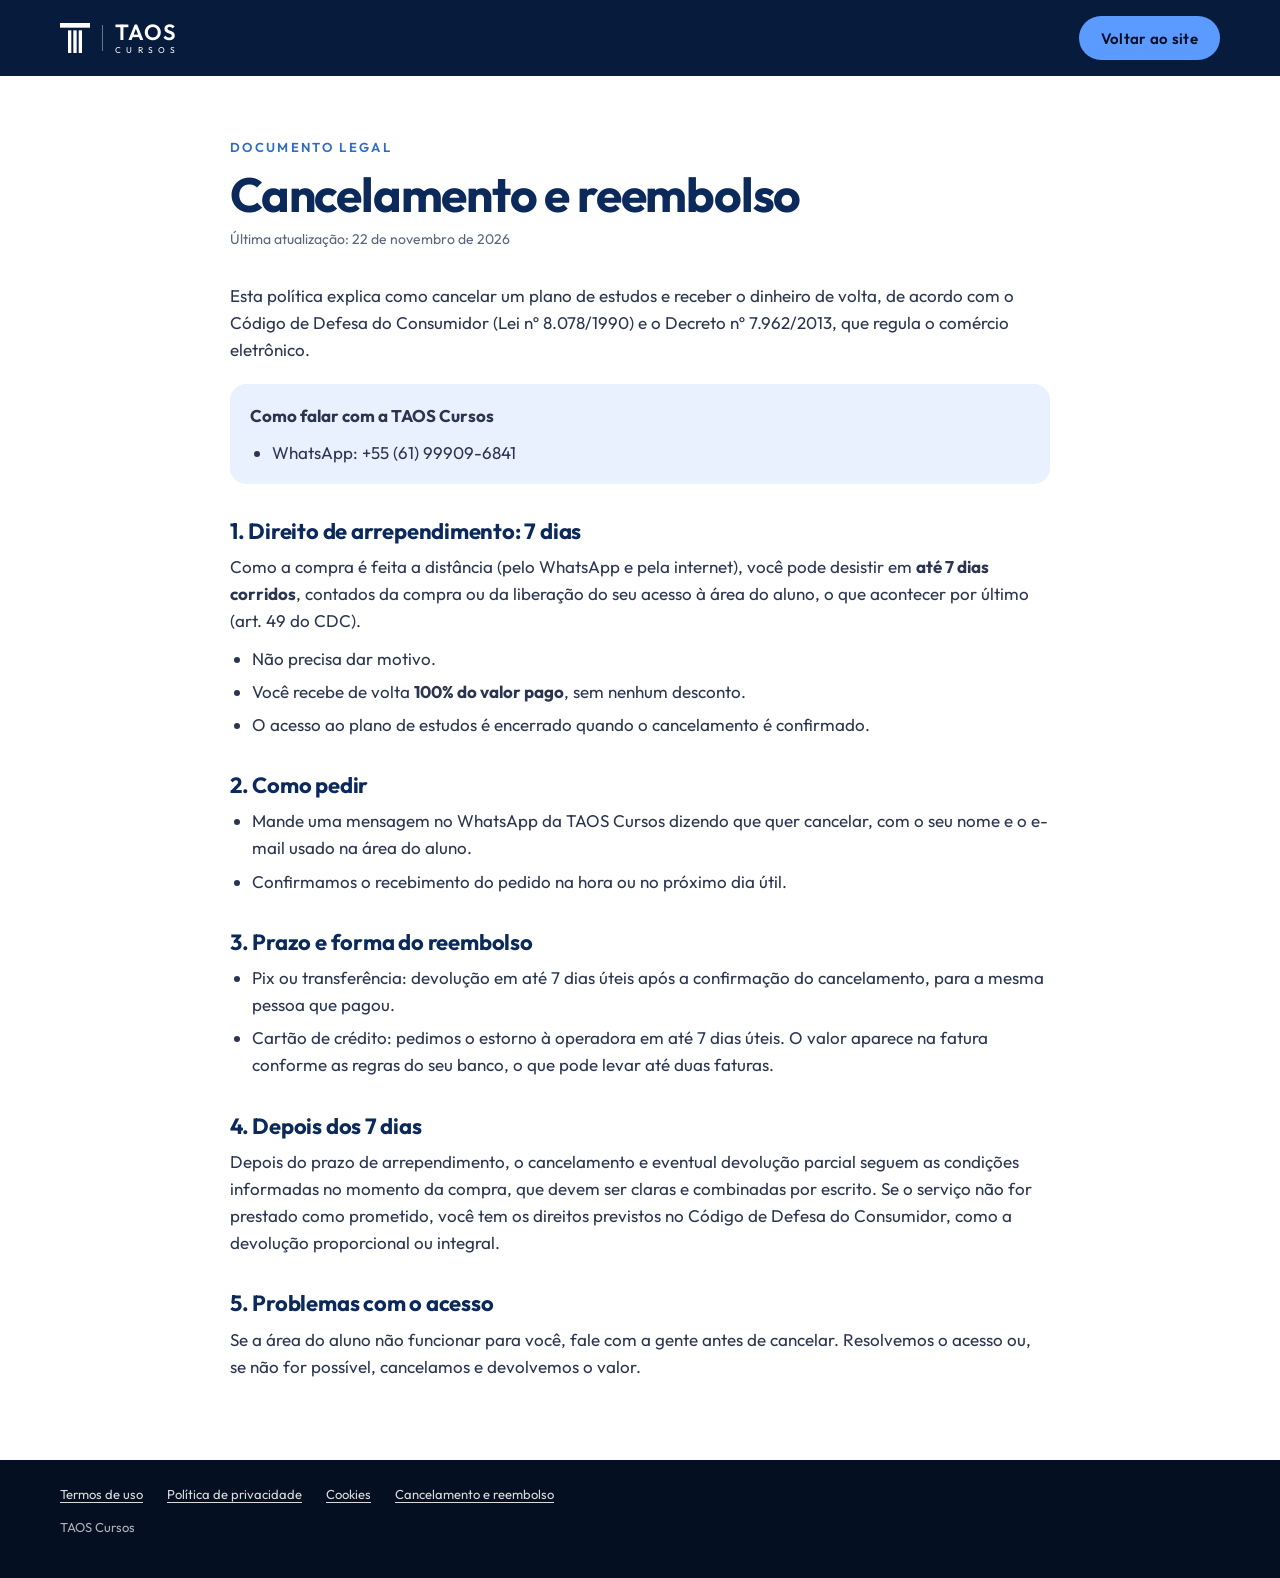
<file: reembolso.html>
<!doctype html>
<html lang="pt-BR">
<head>
<meta charset="utf-8">
<meta name="viewport" content="width=device-width, initial-scale=1, viewport-fit=cover">
<title>Cancelamento e reembolso · TAOS Cursos</title>
<meta name="theme-color" content="#071c3d">
<link rel="preconnect" href="https://fonts.googleapis.com">
<link rel="preconnect" href="https://fonts.gstatic.com" crossorigin>
<link rel="stylesheet" href="https://fonts.googleapis.com/css2?family=Outfit:wght@300;400;500;600;700;800&display=swap">
<link rel="stylesheet" href="assets/css/style.css?v=18">
<link rel="icon" href="data:image/svg+xml,%3Csvg xmlns='http://www.w3.org/2000/svg' viewBox='0 0 100 100'%3E%3Crect width='100' height='100' fill='%230b2a5b'/%3E%3Cg fill='%23fff'%3E%3Crect x='20' y='22' width='60' height='9'/%3E%3Crect x='36' y='36' width='7' height='44'/%3E%3Crect x='46.5' y='36' width='7' height='44'/%3E%3Crect x='57' y='36' width='7' height='44'/%3E%3C/g%3E%3C/svg%3E">
</head>
<body class="legal-page">
<a class="skip" href="#conteudo">Pular para o conteúdo</a>
<svg width="0" height="0" style="position:absolute" aria-hidden="true"><symbol id="taos-mark" viewBox="0 0 90 90"><rect x="0" y="0" width="90" height="14"/><rect x="24" y="22" width="10" height="68"/><rect x="40" y="22" width="10" height="68"/><rect x="56" y="22" width="10" height="68"/></symbol></svg>
<header class="head solid" id="head"><div class="wrap">
  <a class="logo" href="./" aria-label="TAOS Cursos, início"><svg fill="currentColor" aria-hidden="true"><use href="#taos-mark"/></svg><span class="sep"></span><span class="txt"><b>TAOS</b><small>CURSOS</small></span></a>
  <nav class="nav" aria-label="Principal" style="position:static;transform:none;visibility:visible;background:none;padding:0;flex-direction:row;z-index:auto"><a class="btn btn-pill" href="./">Voltar ao site</a></nav>
</div></header>
<main id="conteudo" class="wrap"><article class="legal">
<span class="eyebrow">Documento legal</span>
<h1>Cancelamento e reembolso</h1>
<p class="upd">Última atualização: 22 de novembro de 2026</p>

<p>Esta política explica como cancelar um plano de estudos e receber o dinheiro de volta, de acordo com o Código de Defesa do Consumidor (Lei nº 8.078/1990) e o Decreto nº 7.962/2013, que regula o comércio eletrônico.</p>
<div class="box-info"><p><b>Como falar com a TAOS Cursos</b></p><ul>
<li>WhatsApp: <span data-emp="whatsapp"></span></li>
<li data-linha>E-mail: <span data-emp="email" data-opcional></span></li>
<li data-linha>Empresa: <span data-emp="razaoSocial" data-opcional></span></li>
<li data-linha>CNPJ: <span data-emp="cnpj" data-opcional></span></li>
<li data-linha>Endereço: <span data-emp="endereco" data-opcional></span></li>
</ul></div>

<h2>1. Direito de arrependimento: 7 dias</h2>
<p>Como a compra é feita a distância (pelo WhatsApp e pela internet), você pode desistir em <b>até 7 dias corridos</b>, contados da compra ou da liberação do seu acesso à área do aluno, o que acontecer por último (art. 49 do CDC).</p>
<ul>
<li>Não precisa dar motivo.</li>
<li>Você recebe de volta <b>100% do valor pago</b>, sem nenhum desconto.</li>
<li>O acesso ao plano de estudos é encerrado quando o cancelamento é confirmado.</li>
</ul>

<h2>2. Como pedir</h2>
<ul>
<li>Mande uma mensagem no WhatsApp da TAOS Cursos dizendo que quer cancelar, com o seu nome e o e-mail usado na área do aluno.</li>
<li>Confirmamos o recebimento do pedido na hora ou no próximo dia útil.</li>
</ul>

<h2>3. Prazo e forma do reembolso</h2>
<ul>
<li>Pix ou transferência: devolução em até 7 dias úteis após a confirmação do cancelamento, para a mesma pessoa que pagou.</li>
<li>Cartão de crédito: pedimos o estorno à operadora em até 7 dias úteis. O valor aparece na fatura conforme as regras do seu banco, o que pode levar até duas faturas.</li>
</ul>

<h2>4. Depois dos 7 dias</h2>
<p>Depois do prazo de arrependimento, o cancelamento e eventual devolução parcial seguem as condições informadas no momento da compra, que devem ser claras e combinadas por escrito. Se o serviço não for prestado como prometido, você tem os direitos previstos no Código de Defesa do Consumidor, como a devolução proporcional ou integral.</p>

<h2>5. Problemas com o acesso</h2>
<p>Se a área do aluno não funcionar para você, fale com a gente antes de cancelar. Resolvemos o acesso ou, se não for possível, cancelamos e devolvemos o valor.</p>

</article></main>
<footer class="foot">
  <div class="wrap foot-legal" style="border-top:0">
    <nav aria-label="Documentos legais"><a href="termos.html">Termos de uso</a><a href="privacidade.html">Política de privacidade</a><a href="privacidade.html#cookies">Cookies</a><a href="reembolso.html">Cancelamento e reembolso</a></nav>
    <p id="empresa-dados"></p>
  </div>
</footer>
<script src="assets/js/config.js?v=10"></script>
<script src="assets/js/main.js?v=4"></script>
</body>
</html>
</file>
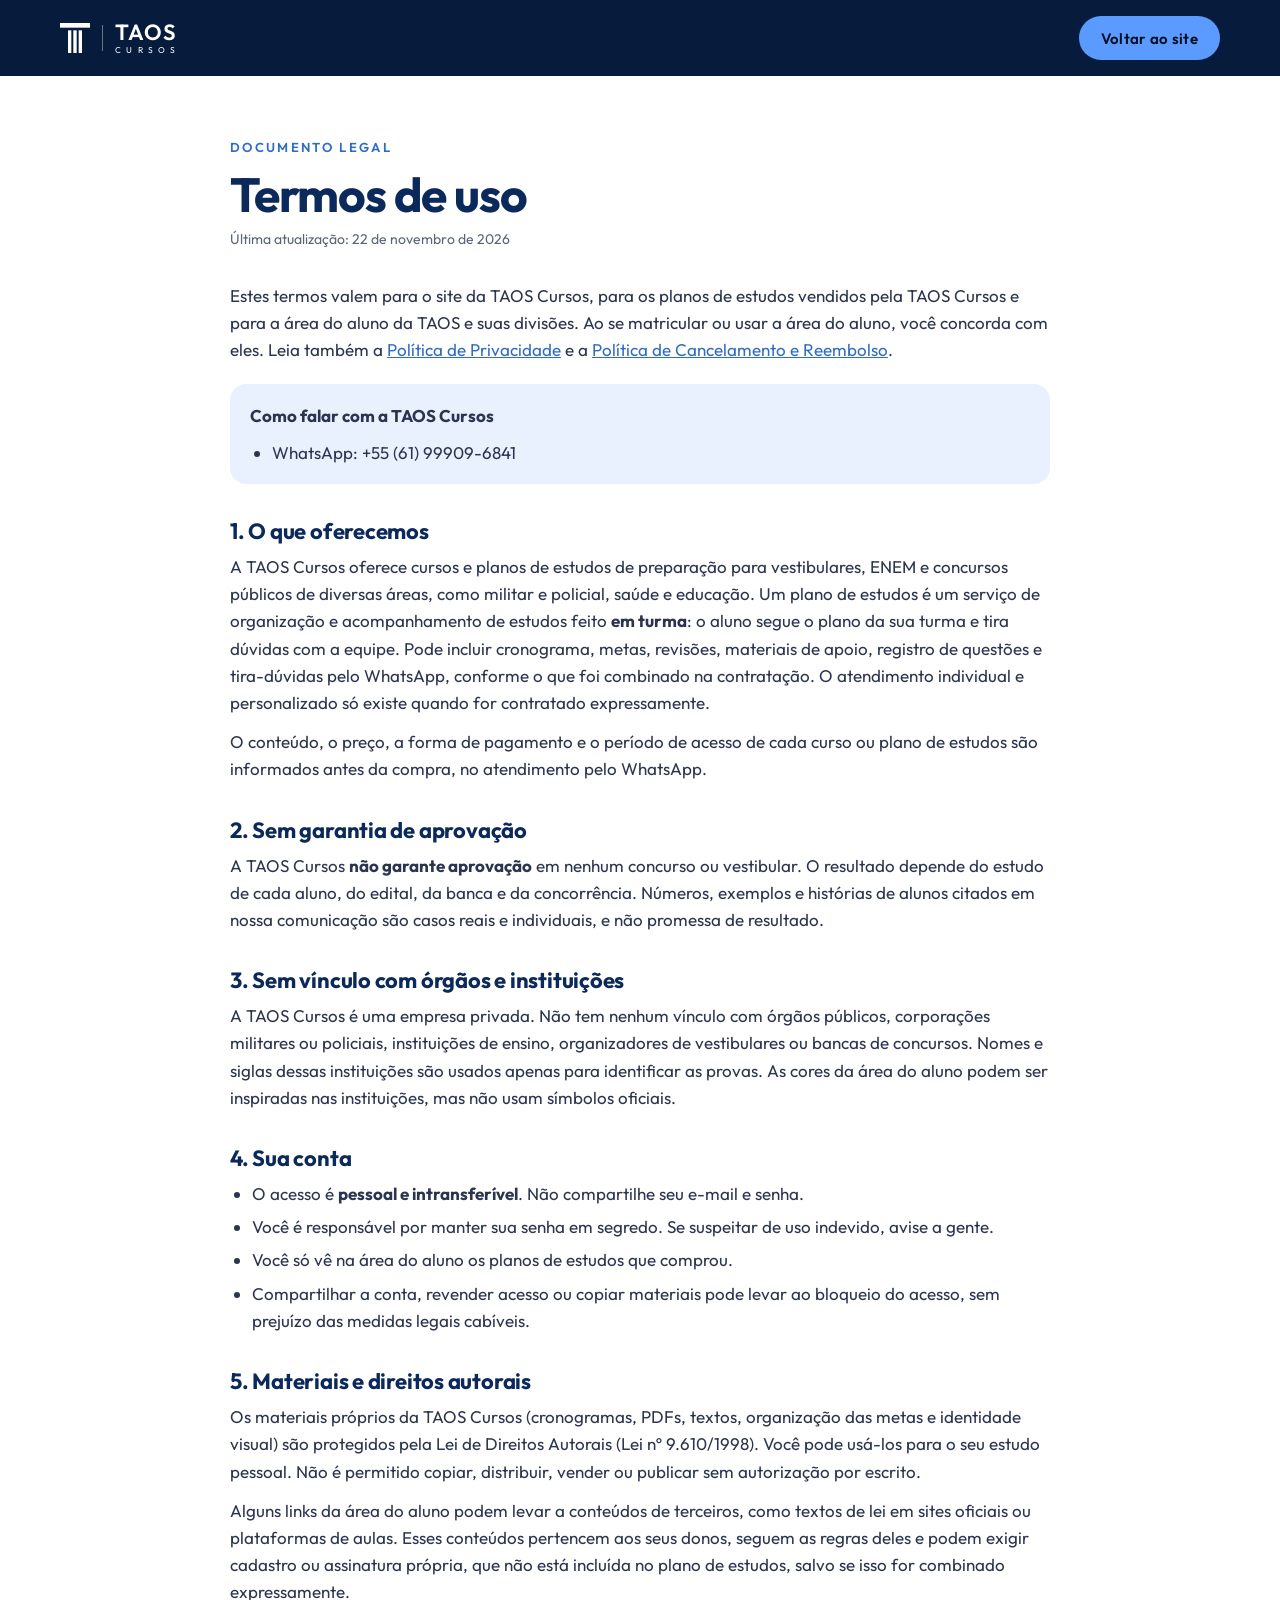
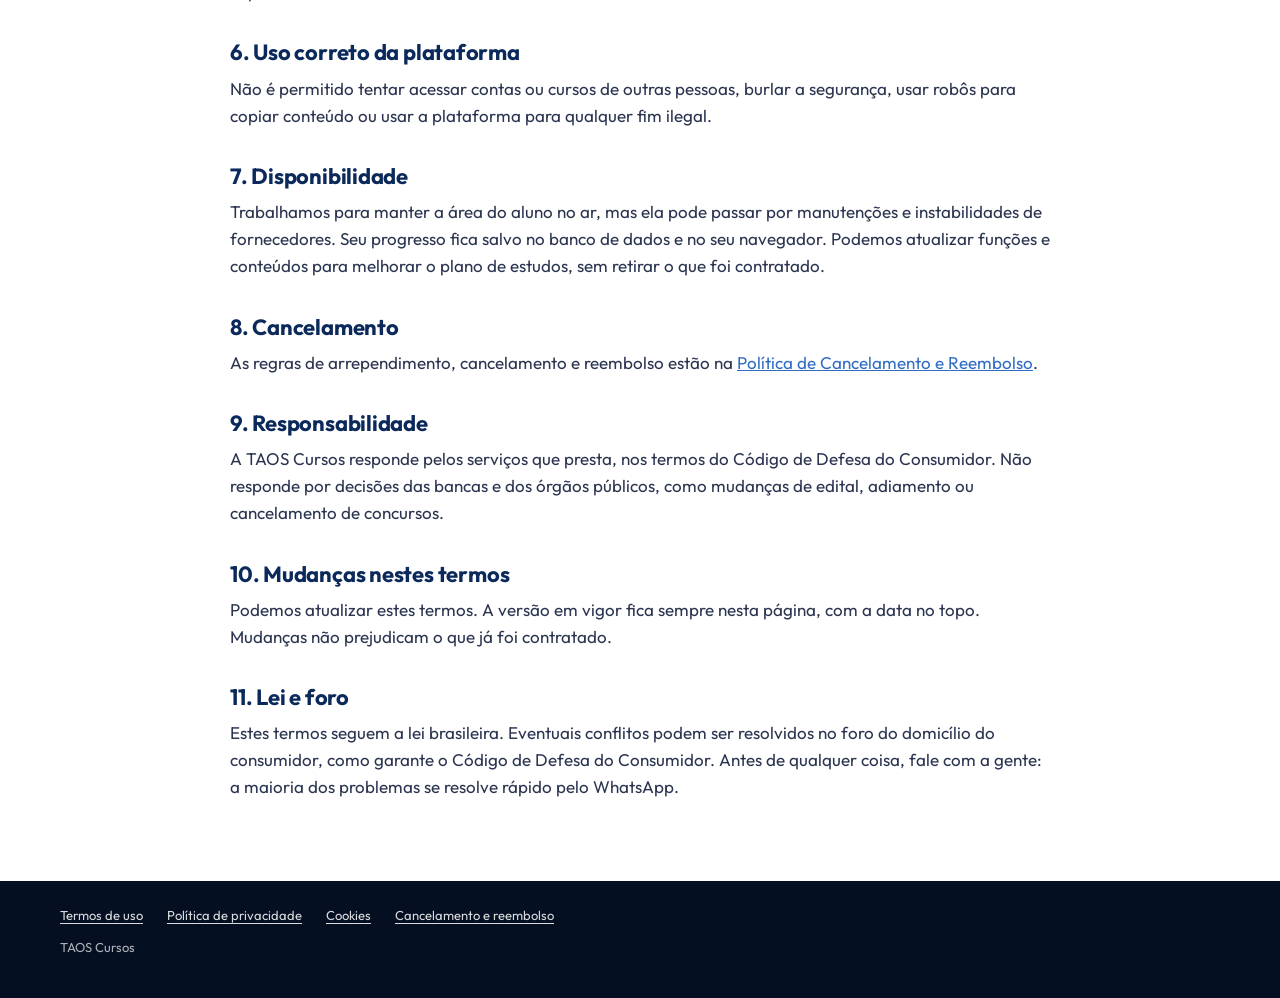
<file: termos.html>
<!doctype html>
<html lang="pt-BR">
<head>
<meta charset="utf-8">
<meta name="viewport" content="width=device-width, initial-scale=1, viewport-fit=cover">
<title>Termos de uso · TAOS Cursos</title>
<meta name="theme-color" content="#071c3d">
<link rel="preconnect" href="https://fonts.googleapis.com">
<link rel="preconnect" href="https://fonts.gstatic.com" crossorigin>
<link rel="stylesheet" href="https://fonts.googleapis.com/css2?family=Outfit:wght@300;400;500;600;700;800&display=swap">
<link rel="stylesheet" href="assets/css/style.css?v=18">
<link rel="icon" href="data:image/svg+xml,%3Csvg xmlns='http://www.w3.org/2000/svg' viewBox='0 0 100 100'%3E%3Crect width='100' height='100' fill='%230b2a5b'/%3E%3Cg fill='%23fff'%3E%3Crect x='20' y='22' width='60' height='9'/%3E%3Crect x='36' y='36' width='7' height='44'/%3E%3Crect x='46.5' y='36' width='7' height='44'/%3E%3Crect x='57' y='36' width='7' height='44'/%3E%3C/g%3E%3C/svg%3E">
</head>
<body class="legal-page">
<a class="skip" href="#conteudo">Pular para o conteúdo</a>
<svg width="0" height="0" style="position:absolute" aria-hidden="true"><symbol id="taos-mark" viewBox="0 0 90 90"><rect x="0" y="0" width="90" height="14"/><rect x="24" y="22" width="10" height="68"/><rect x="40" y="22" width="10" height="68"/><rect x="56" y="22" width="10" height="68"/></symbol></svg>
<header class="head solid" id="head"><div class="wrap">
  <a class="logo" href="./" aria-label="TAOS Cursos, início"><svg fill="currentColor" aria-hidden="true"><use href="#taos-mark"/></svg><span class="sep"></span><span class="txt"><b>TAOS</b><small>CURSOS</small></span></a>
  <nav class="nav" aria-label="Principal" style="position:static;transform:none;visibility:visible;background:none;padding:0;flex-direction:row;z-index:auto"><a class="btn btn-pill" href="./">Voltar ao site</a></nav>
</div></header>
<main id="conteudo" class="wrap"><article class="legal">
<span class="eyebrow">Documento legal</span>
<h1>Termos de uso</h1>
<p class="upd">Última atualização: 22 de novembro de 2026</p>

<p>Estes termos valem para o site da TAOS Cursos, para os planos de estudos vendidos pela TAOS Cursos e para a área do aluno da TAOS e suas divisões. Ao se matricular ou usar a área do aluno, você concorda com eles. Leia também a <a href="privacidade.html">Política de Privacidade</a> e a <a href="reembolso.html">Política de Cancelamento e Reembolso</a>.</p>
<div class="box-info"><p><b>Como falar com a TAOS Cursos</b></p><ul>
<li>WhatsApp: <span data-emp="whatsapp"></span></li>
<li data-linha>E-mail: <span data-emp="email" data-opcional></span></li>
<li data-linha>Empresa: <span data-emp="razaoSocial" data-opcional></span></li>
<li data-linha>CNPJ: <span data-emp="cnpj" data-opcional></span></li>
<li data-linha>Endereço: <span data-emp="endereco" data-opcional></span></li>
</ul></div>

<h2>1. O que oferecemos</h2>
<p>A TAOS Cursos oferece cursos e planos de estudos de preparação para vestibulares, ENEM e concursos públicos de diversas áreas, como militar e policial, saúde e educação. Um plano de estudos é um serviço de organização e acompanhamento de estudos feito <b>em turma</b>: o aluno segue o plano da sua turma e tira dúvidas com a equipe. Pode incluir cronograma, metas, revisões, materiais de apoio, registro de questões e tira-dúvidas pelo WhatsApp, conforme o que foi combinado na contratação. O atendimento individual e personalizado só existe quando for contratado expressamente.</p>
<p>O conteúdo, o preço, a forma de pagamento e o período de acesso de cada curso ou plano de estudos são informados antes da compra, no atendimento pelo WhatsApp.</p>

<h2>2. Sem garantia de aprovação</h2>
<p>A TAOS Cursos <b>não garante aprovação</b> em nenhum concurso ou vestibular. O resultado depende do estudo de cada aluno, do edital, da banca e da concorrência. Números, exemplos e histórias de alunos citados em nossa comunicação são casos reais e individuais, e não promessa de resultado.</p>

<h2>3. Sem vínculo com órgãos e instituições</h2>
<p>A TAOS Cursos é uma empresa privada. Não tem nenhum vínculo com órgãos públicos, corporações militares ou policiais, instituições de ensino, organizadores de vestibulares ou bancas de concursos. Nomes e siglas dessas instituições são usados apenas para identificar as provas. As cores da área do aluno podem ser inspiradas nas instituições, mas não usam símbolos oficiais.</p>

<h2>4. Sua conta</h2>
<ul>
<li>O acesso é <b>pessoal e intransferível</b>. Não compartilhe seu e-mail e senha.</li>
<li>Você é responsável por manter sua senha em segredo. Se suspeitar de uso indevido, avise a gente.</li>
<li>Você só vê na área do aluno os planos de estudos que comprou.</li>
<li>Compartilhar a conta, revender acesso ou copiar materiais pode levar ao bloqueio do acesso, sem prejuízo das medidas legais cabíveis.</li>
</ul>

<h2>5. Materiais e direitos autorais</h2>
<p>Os materiais próprios da TAOS Cursos (cronogramas, PDFs, textos, organização das metas e identidade visual) são protegidos pela Lei de Direitos Autorais (Lei nº 9.610/1998). Você pode usá-los para o seu estudo pessoal. Não é permitido copiar, distribuir, vender ou publicar sem autorização por escrito.</p>
<p>Alguns links da área do aluno podem levar a conteúdos de terceiros, como textos de lei em sites oficiais ou plataformas de aulas. Esses conteúdos pertencem aos seus donos, seguem as regras deles e podem exigir cadastro ou assinatura própria, que não está incluída no plano de estudos, salvo se isso for combinado expressamente.</p>

<h2>6. Uso correto da plataforma</h2>
<p>Não é permitido tentar acessar contas ou cursos de outras pessoas, burlar a segurança, usar robôs para copiar conteúdo ou usar a plataforma para qualquer fim ilegal.</p>

<h2>7. Disponibilidade</h2>
<p>Trabalhamos para manter a área do aluno no ar, mas ela pode passar por manutenções e instabilidades de fornecedores. Seu progresso fica salvo no banco de dados e no seu navegador. Podemos atualizar funções e conteúdos para melhorar o plano de estudos, sem retirar o que foi contratado.</p>

<h2>8. Cancelamento</h2>
<p>As regras de arrependimento, cancelamento e reembolso estão na <a href="reembolso.html">Política de Cancelamento e Reembolso</a>.</p>

<h2>9. Responsabilidade</h2>
<p>A TAOS Cursos responde pelos serviços que presta, nos termos do Código de Defesa do Consumidor. Não responde por decisões das bancas e dos órgãos públicos, como mudanças de edital, adiamento ou cancelamento de concursos.</p>

<h2>10. Mudanças nestes termos</h2>
<p>Podemos atualizar estes termos. A versão em vigor fica sempre nesta página, com a data no topo. Mudanças não prejudicam o que já foi contratado.</p>

<h2>11. Lei e foro</h2>
<p>Estes termos seguem a lei brasileira. Eventuais conflitos podem ser resolvidos no foro do domicílio do consumidor, como garante o Código de Defesa do Consumidor. Antes de qualquer coisa, fale com a gente: a maioria dos problemas se resolve rápido pelo WhatsApp.</p>

</article></main>
<footer class="foot">
  <div class="wrap foot-legal" style="border-top:0">
    <nav aria-label="Documentos legais"><a href="termos.html">Termos de uso</a><a href="privacidade.html">Política de privacidade</a><a href="privacidade.html#cookies">Cookies</a><a href="reembolso.html">Cancelamento e reembolso</a></nav>
    <p id="empresa-dados"></p>
  </div>
</footer>
<script src="assets/js/config.js?v=10"></script>
<script src="assets/js/main.js?v=4"></script>
</body>
</html>
</file>
<file: assets/css/style.css>
/* TAOS Cursos — plataforma
   Identidade: azul predominante, branco no detalhe, Outfit. Linguagem jovem e animada. */
:root {
  --navy: #0b2a5b;
  --deep: #071c3d;
  --night: #050f22;
  --blue: #2f6cc4;
  --electric: #5b9bff;
  --ice: #e9f1ff;
  --mist: #f3f6fb;
  --white: #ffffff;
  --ink: #0b1830;
  --muted: #5b6579;
  --line: #dde3ec;
  --wa: #13803e;
  --font: "Outfit", "Helvetica Neue", Arial, sans-serif;
  --wrap: 1200px;
  --ease: cubic-bezier(.2,.7,.2,1);
}
* { box-sizing: border-box; }
html { scroll-behavior: smooth; scroll-padding-top: 90px; }
body { margin: 0; font-family: var(--font); color: var(--ink); background: var(--white); font-size: 17px; line-height: 1.6; -webkit-font-smoothing: antialiased; overflow-x: hidden; }
img, svg { max-width: 100%; }
a { color: inherit; }
h1, h2, h3 { margin: 0; line-height: 1.05; letter-spacing: -0.025em; text-wrap: balance; }
p { margin: 0; }
.wrap { max-width: var(--wrap); margin: 0 auto; padding-left: max(20px, env(safe-area-inset-left, 0px)); padding-right: max(20px, env(safe-area-inset-right, 0px)); }
.ico { width: 20px; height: 20px; flex: none; }
:focus-visible { outline: 3px solid var(--electric); outline-offset: 3px; }
.muted { color: var(--muted); }

/* ---------- Logo ---------- */
.logo { display: inline-flex; align-items: center; gap: 12px; text-decoration: none; color: currentColor; }
.logo svg { width: 30px; height: 30px; flex: none; }
.logo .sep { width: 1px; height: 26px; background: currentColor; opacity: .4; }
.logo .txt { display: flex; flex-direction: column; line-height: 1; }
.logo .txt b { font-weight: 600; font-size: 22px; letter-spacing: .04em; }
.logo .txt small { font-size: 8.5px; letter-spacing: .62em; margin-top: 3px; }

/* ---------- Botões ---------- */
.btn { position: relative; display: inline-flex; align-items: center; justify-content: center; gap: 10px; min-height: 54px; padding: 0 28px; border-radius: 999px; font: 600 15px/1 var(--font); letter-spacing: .02em; text-decoration: none; border: 2px solid transparent; cursor: pointer; overflow: hidden; isolation: isolate; transition: transform .25s var(--ease), box-shadow .25s var(--ease), background .2s, color .2s, border-color .2s; }
.btn::after { content: ""; position: absolute; inset: 0; z-index: -1; background: linear-gradient(110deg, transparent 30%, rgba(255,255,255,.35) 50%, transparent 70%); transform: translateX(-120%); transition: transform .6s var(--ease); }
.btn:hover::after { transform: translateX(120%); }
.btn:hover { transform: translateY(-2px); }
.btn:active { transform: translateY(0) scale(.98); }
.btn .ico { transition: transform .25s var(--ease); }
.btn:hover .ico { transform: translateX(3px); }
.btn-white { background: #fff; color: var(--navy); box-shadow: 0 10px 30px -12px rgba(0,0,0,.5); }
.btn-outline { border-color: rgba(255,255,255,.35); color: #fff; }
.btn-outline:hover { border-color: #fff; background: rgba(255,255,255,.06); }
.btn-wa { background: var(--wa); color: #fff; box-shadow: 0 12px 30px -12px rgba(19,128,62,.7); }
.btn-wa:hover { background: #0f6b34; }
.btn-navy { background: var(--navy); color: #fff; }
.btn-navy:hover { background: var(--deep); }
.btn-pill { min-height: 44px; padding: 0 20px; background: var(--electric); color: var(--night); }
.btn-block { width: 100%; }

/* ---------- Topbar ---------- */
.topbar { background: var(--wa); color: #fff; font-size: 14px; }
.topbar .wrap { display: flex; align-items: center; justify-content: center; gap: 16px; min-height: 40px; position: relative; }
.topbar a { display: inline-flex; gap: 8px; align-items: center; text-decoration: none; }
.topbar a:hover b { text-decoration: underline; }
.topbar .ico { width: 18px; height: 18px; }
.topbar-x { position: absolute; right: max(12px, env(safe-area-inset-right, 0px)); background: none; border: 0; color: #fff; font-size: 24px; line-height: 1; cursor: pointer; width: 36px; height: 36px; }
.topbar[hidden] { display: none; }

/* ---------- Header ---------- */
.head { position: sticky; top: env(safe-area-inset-top, 0px); z-index: 50; color: #fff; background: rgba(5,15,34,.0); transition: background .3s, box-shadow .3s, backdrop-filter .3s; }
.head.solid { background: rgba(7,28,61,.86); backdrop-filter: blur(14px); -webkit-backdrop-filter: blur(14px); box-shadow: 0 1px 0 rgba(255,255,255,.08); }
body::before { content: ""; position: fixed; inset: 0 0 auto; height: env(safe-area-inset-top, 0px); background: var(--deep); z-index: 60; }
.head .wrap { height: 76px; display: flex; align-items: center; justify-content: space-between; gap: 24px; }
.nav { display: flex; align-items: center; gap: 28px; }
.nav a:not(.btn) { text-decoration: none; font-size: 15px; opacity: .82; position: relative; padding: 6px 0; }
.nav a:not(.btn)::after { content: ""; position: absolute; left: 0; right: 0; bottom: 0; height: 2px; background: var(--electric); transform: scaleX(0); transform-origin: left; transition: transform .3s var(--ease); }
.nav a:not(.btn):hover { opacity: 1; }
.nav a:not(.btn):hover::after { transform: scaleX(1); }
.burger { display: none; width: 46px; height: 46px; border: 0; background: rgba(255,255,255,.08); border-radius: 50%; cursor: pointer; }
.burger span { display: block; width: 20px; height: 2px; background: #fff; margin: 5px auto; transition: transform .3s var(--ease); }
.burger[aria-expanded="true"] span:first-child { transform: translateY(3.5px) rotate(45deg); }
.burger[aria-expanded="true"] span:last-child { transform: translateY(-3.5px) rotate(-45deg); }

/* ---------- Hero ---------- */
.hero { position: relative; background: var(--night); color: #fff; margin-top: -76px; padding-top: 76px; overflow: hidden; }
.hero-bg { position: absolute; inset: 0; pointer-events: none; }
.glow { position: absolute; border-radius: 50%; filter: blur(70px); opacity: .55; }
.g1 { width: 620px; height: 620px; background: radial-gradient(circle, #1d4fa8, transparent 65%); left: -160px; top: -120px; animation: drift 14s ease-in-out infinite alternate; }
.g2 { width: 520px; height: 520px; background: radial-gradient(circle, #2b6be0, transparent 65%); right: -120px; bottom: -200px; opacity: .45; animation: drift 18s ease-in-out infinite alternate-reverse; }
@keyframes drift { to { transform: translate(80px, 60px) scale(1.1); } }
.grid-lines { position: absolute; inset: 0; background-image: linear-gradient(rgba(255,255,255,.05) 1px, transparent 1px), linear-gradient(90deg, rgba(255,255,255,.05) 1px, transparent 1px); background-size: 72px 72px; mask-image: radial-gradient(ellipse at 40% 40%, #000 20%, transparent 75%); -webkit-mask-image: radial-gradient(ellipse at 40% 40%, #000 20%, transparent 75%); }
.pillars { position: absolute; right: 6%; bottom: 0; width: 300px; height: 400px; opacity: .08; }
.pillars b { position: absolute; left: 0; right: 0; top: 0; height: 15%; background: #fff; transform-origin: center; animation: slab 1.2s .2s var(--ease) both; }
.pillars i { position: absolute; bottom: 0; width: 22%; height: 78%; background: #fff; transform-origin: bottom; animation: rise 1.1s var(--ease) both; }
.pillars i:nth-child(1) { left: 12%; }
.pillars i:nth-child(2) { left: 39%; animation-delay: .1s; }
.pillars i:nth-child(3) { left: 66%; animation-delay: .2s; }
@keyframes rise { from { transform: scaleY(0); } }
@keyframes slab { from { transform: scaleX(0); } }

.hero-in { position: relative; display: grid; grid-template-columns: 1.15fr .85fr; gap: 56px; align-items: center; padding-block: 64px 96px; }
.hero-in > * { min-width: 0; }
.pill-tag { display: inline-flex; align-items: center; gap: 10px; padding: 8px 16px; border-radius: 999px; background: rgba(91,155,255,.14); border: 1px solid rgba(91,155,255,.35); color: #b9d3ff; font-size: 14px; font-weight: 500; letter-spacing: .04em; }
.dot { width: 8px; height: 8px; border-radius: 50%; background: #4ade80; box-shadow: 0 0 0 0 rgba(74,222,128,.7); animation: ping 1.8s infinite; }
@keyframes ping { 70% { box-shadow: 0 0 0 10px rgba(74,222,128,0); } 100% { box-shadow: 0 0 0 0 rgba(74,222,128,0); } }
.h-hero { font-size: clamp(46px, 7.2vw, 92px); font-weight: 700; letter-spacing: -0.035em; margin: 26px 0 24px; }
.h-hero .line { display: block; overflow: hidden; padding-bottom: .06em; }
.h-hero .line > span { display: inline-block; animation: up .9s var(--ease) both; }
.h-hero .line:nth-child(2) > span { animation-delay: .1s; }
.h-hero .line:nth-child(3) > span { animation-delay: .2s; }
@keyframes up { from { transform: translateY(105%); } }
.rotator { display: inline-block; position: relative; color: var(--electric); min-width: 3.4ch; vertical-align: bottom; }
.rotator > span { display: inline-block; }
.rotator::after { content: ""; position: absolute; left: 0; right: 0; bottom: .04em; height: .09em; background: var(--electric); border-radius: 4px; transform-origin: left; animation: bar 2.6s var(--ease) infinite; }
@keyframes bar { 0% { transform: scaleX(0); } 25%, 80% { transform: scaleX(1); } 100% { transform: scaleX(0); transform-origin: right; } }
.rotator .out { animation: wordOut .35s var(--ease) forwards; }
.rotator .in { animation: wordIn .45s var(--ease) both; }
@keyframes wordOut { to { transform: translateY(-60%); opacity: 0; } }
@keyframes wordIn { from { transform: translateY(60%); opacity: 0; } }
.lead { font-size: clamp(18px, 1.6vw, 21px); font-weight: 300; color: rgba(255,255,255,.82); max-width: 50ch; animation: fade .9s .35s var(--ease) both; }
.hero-ctas { display: flex; flex-wrap: wrap; gap: 14px; margin-top: 34px; animation: fade .9s .45s var(--ease) both; }
.hero-checks { list-style: none; padding: 0; margin: 34px 0 0; display: flex; flex-wrap: wrap; gap: 10px 26px; color: rgba(255,255,255,.8); font-size: 15px; animation: fade .9s .55s var(--ease) both; }
.hero-checks li { display: inline-flex; align-items: center; gap: 8px; }
.hero-checks .ico { width: 18px; height: 18px; color: #4ade80; }
@keyframes fade { from { opacity: 0; transform: translateY(16px); } }

.lead-card { color: var(--ink); border-radius: 28px; padding: 32px; display: grid; gap: 16px; border: 2px solid transparent;
  background: linear-gradient(#fff, #fff) padding-box, conic-gradient(from var(--a), var(--electric), rgba(91,155,255,.1) 30%, rgba(91,155,255,.1) 70%, var(--electric)) border-box;
  box-shadow: 0 40px 80px -30px rgba(0,0,0,.6); animation: card 1s .3s var(--ease) both, spin 6s linear infinite; position: relative; }
@property --a { syntax: "<angle>"; initial-value: 0deg; inherits: false; }
@keyframes spin { to { --a: 360deg; } }
@keyframes card { from { opacity: 0; transform: translateY(30px) scale(.97); } }
.lead-head h2 { font-size: 30px; font-weight: 700; color: var(--navy); margin-top: 6px; }
.lead-head p { color: var(--muted); font-size: 15px; margin-top: 6px; }
.eyebrow { font-size: 13px; font-weight: 600; letter-spacing: .18em; text-transform: uppercase; color: var(--blue); }
.field { display: grid; gap: 6px; }
.field label { font-size: 14px; font-weight: 500; color: var(--navy); }
.field input, .field select { height: 52px; border: 1.5px solid var(--line); border-radius: 14px; padding: 0 16px; font: 400 16px var(--font); color: var(--ink); background: var(--mist); transition: border-color .2s, box-shadow .2s, background .2s; appearance: none; -webkit-appearance: none; }
.field select { background-image: linear-gradient(45deg, transparent 50%, var(--navy) 50%), linear-gradient(135deg, var(--navy) 50%, transparent 50%); background-position: calc(100% - 22px) 22px, calc(100% - 16px) 22px; background-size: 6px 6px; background-repeat: no-repeat; }
.field input:focus, .field select:focus { outline: none; border-color: var(--blue); background-color: #fff; box-shadow: 0 0 0 4px rgba(63,127,217,.18); }
.field.bad input, .field.bad select { border-color: #d64545; }
.form-err { color: #c03434; font-size: 14px; }
.fine { font-size: 12.5px; color: var(--muted); text-align: center; }

/* ---------- Marquee ---------- */
.marquee { background: var(--electric); color: var(--night); overflow: hidden; padding: 16px 0; }
.track { display: flex; width: max-content; animation: marquee 28s linear infinite; }
.track span { display: inline-flex; align-items: center; gap: 28px; padding-right: 28px; font-size: 22px; font-weight: 700; letter-spacing: .04em; text-transform: uppercase; white-space: nowrap; }
.track span::after { content: ""; width: 10px; height: 10px; background: var(--night); }
@keyframes marquee { to { transform: translateX(-50%); } }

/* ---------- Seções ---------- */
.sec { padding-block: 110px; position: relative; }
.sec-dark { background: var(--night); color: #fff; }
.sec-ice { background: var(--ice); }
.sec-top { display: flex; justify-content: space-between; align-items: end; gap: 24px; flex-wrap: wrap; margin-bottom: 48px; }
.h2 { font-size: clamp(34px, 4.8vw, 58px); font-weight: 700; color: var(--navy); margin-top: 12px; max-width: 18ch; }
.sec-dark .h2 { color: #fff; max-width: 22ch; }
.hl { color: var(--blue); }
.sec-dark .hl { color: var(--electric); }

/* Reveal */
.js [data-reveal] { opacity: 0; transform: translateY(36px); transition: opacity .8s var(--ease), transform .8s var(--ease); transition-delay: var(--d, 0s); }
.js [data-reveal].in { opacity: 1; transform: none; }

/* ---------- Filtros + cards ---------- */
.filters { display: flex; gap: 6px; padding: 6px; background: var(--mist); border-radius: 999px; flex-wrap: wrap; }
.f-btn { border: 0; background: transparent; padding: 10px 18px; border-radius: 999px; font: 500 15px var(--font); color: var(--muted); cursor: pointer; transition: background .25s, color .25s; }
.f-btn.on { background: var(--navy); color: #fff; }
.mgrid { display: grid; grid-template-columns: repeat(3, 1fr); gap: 18px; } /* 3 por linha: 6 planos = 2 linhas certinhas */
.mcard { position: relative; display: flex; flex-direction: column; background: #fff; border: 1.5px solid var(--line); border-radius: 26px; overflow: hidden; min-width: 0; transition: transform .4s var(--ease), box-shadow .4s var(--ease), border-color .3s, opacity .35s; }
.mcard:hover { transform: translateY(-8px); box-shadow: 0 30px 60px -30px rgba(11,42,91,.45); border-color: transparent; }
.mcard.hide { display: none; }
.m-top { position: relative; background: var(--navy); color: #fff; padding: 26px 24px 28px; overflow: hidden; }
.m-top::before { content: ""; position: absolute; inset: 0; background: radial-gradient(circle at 100% 0, rgba(91,155,255,.45), transparent 55%); opacity: .6; transition: opacity .4s; }
.mcard:hover .m-top::before { opacity: 1; }
.m-top .uf { position: absolute; right: -6px; bottom: -28px; font-size: 120px; font-weight: 800; line-height: 1; color: rgba(255,255,255,.07); transition: transform .5s var(--ease); }
.mcard:hover .m-top .uf { transform: translateY(-8px) rotate(-4deg); }
.m-tag { position: relative; display: inline-block; font-size: 11.5px; letter-spacing: .14em; text-transform: uppercase; font-weight: 600; padding: 6px 10px; border-radius: 999px; background: rgba(255,255,255,.12); }
.m-sigla { position: relative; font-size: 52px; font-weight: 800; letter-spacing: -.01em; margin-top: 16px; }
.m-nome { position: relative; font-size: 14px; opacity: .8; margin-top: 2px; line-height: 1.45; min-height: 2.9em; } /* sempre 2 linhas: todos os cards com a mesma altura */
.m-body { padding: 22px 24px 24px; display: flex; flex-direction: column; gap: 18px; flex: 1; }
.m-body > p { color: var(--muted); font-size: 15px; }
.m-chips { display: flex; flex-wrap: wrap; gap: 6px; }
.m-chips span { font-size: 12.5px; padding: 6px 10px; border-radius: 999px; background: var(--ice); color: var(--navy); font-weight: 500; }
.m-more { border: 0; background: none; padding: 0; font: 500 14px var(--font); color: var(--blue); cursor: pointer; text-align: left; display: inline-flex; gap: 6px; align-items: center; }
.m-more::after { content: "+"; font-size: 18px; transition: transform .3s; }
.m-more[aria-expanded="true"]::after { transform: rotate(45deg); }
.m-inc { list-style: none; margin: 0; padding: 0; display: grid; gap: 8px; font-size: 14.5px; overflow: hidden; max-height: 0; transition: max-height .45s var(--ease); }
.m-inc.open { max-height: 260px; }
.m-inc li { display: grid; grid-template-columns: 18px 1fr; gap: 8px; }
.m-inc .ico { width: 18px; height: 18px; color: var(--wa); margin-top: 3px; }
.m-body .btn { margin-top: auto; }

/* ---------- Bento ---------- */
.bento { display: grid; grid-template-columns: repeat(4, 1fr); grid-auto-rows: minmax(220px, auto); gap: 18px; }
.b { position: relative; background: rgba(255,255,255,.04); border: 1px solid rgba(255,255,255,.1); border-radius: 26px; padding: 28px; overflow: hidden; display: flex; flex-direction: column; gap: 10px; min-width: 0; transition: background .3s, transform .4s var(--ease), border-color .3s; }
.b:hover { background: rgba(255,255,255,.07); transform: translateY(-4px); border-color: rgba(91,155,255,.4); }
.b-num { font-size: 14px; font-weight: 600; color: #8db6ff; letter-spacing: .1em; }
.b h3 { font-size: 24px; font-weight: 600; margin-top: auto; }
.b p { color: rgba(255,255,255,.72); font-size: 15px; }
.b-big { grid-column: span 2; grid-row: span 2; background: linear-gradient(160deg, #123a7a, var(--navy)); border-color: transparent; }
.b-big h3 { font-size: clamp(30px, 3.4vw, 44px); max-width: 12ch; }
.b-big p { font-size: 17px; max-width: 40ch; }
.b-bars { position: absolute; right: 28px; top: 28px; width: 110px; height: 130px; }
.b-bars i { position: absolute; bottom: 0; width: 24%; height: 80%; background: rgba(255,255,255,.18); transform-origin: bottom; transition: transform .6s var(--ease); }
.b-bars i:nth-child(1) { left: 8%; } .b-bars i:nth-child(2) { left: 38%; } .b-bars i:nth-child(3) { left: 68%; }
.b-bars::before { content: ""; position: absolute; left: 0; right: 0; top: 0; height: 14%; background: rgba(255,255,255,.18); }
.b-big:hover .b-bars i:nth-child(1) { transform: scaleY(.7); }
.b-big:hover .b-bars i:nth-child(2) { transform: scaleY(.85); }
.b-accent { background: var(--electric); color: var(--night); border-color: transparent; }
.b-accent .b-num { color: var(--night); }
.b-accent p { color: rgba(5,15,34,.75); }
.b-accent:hover { background: #6fa8ff; }
.b-link { display: inline-flex; gap: 8px; align-items: center; font-weight: 600; text-decoration: none; margin-top: 6px; }

/* ---------- Timeline ---------- */
.timeline { list-style: none; margin: 0; padding: 0; display: grid; grid-template-columns: repeat(4, 1fr); gap: 24px; position: relative; }
.tl-line { position: absolute; left: 28px; right: 28px; top: 28px; height: 3px; background: var(--line); border-radius: 3px; }
.tl-line span { display: block; height: 100%; width: 0; background: linear-gradient(90deg, var(--blue), var(--electric)); border-radius: 3px; transition: width .2s linear; }
.timeline li { position: relative; min-width: 0; }
.timeline b { display: grid; place-items: center; width: 56px; height: 56px; border-radius: 50%; background: var(--navy); color: #fff; font-size: 20px; font-weight: 700; position: relative; box-shadow: 0 0 0 8px #fff; }
.timeline h3 { font-size: 22px; color: var(--navy); margin: 22px 0 8px; font-weight: 600; }
.timeline p { color: var(--muted); font-size: 15px; }

/* ---------- FAQ ---------- */
.faq { display: grid; grid-template-columns: .9fr 1.1fr; gap: 64px; align-items: start; }
.faq > * { min-width: 0; }
.faq .muted { margin: 16px 0 24px; }
.qa { display: grid; gap: 12px; }
.qa details { background: #fff; border-radius: 20px; border: 1px solid transparent; transition: border-color .3s, box-shadow .3s; }
.qa details[open] { border-color: rgba(63,127,217,.35); box-shadow: 0 20px 40px -28px rgba(11,42,91,.5); }
.qa summary { list-style: none; cursor: pointer; padding: 22px 64px 22px 24px; font-size: 18px; font-weight: 600; color: var(--navy); position: relative; }
.qa summary::-webkit-details-marker { display: none; }
.qa summary::after { content: ""; position: absolute; right: 20px; top: 50%; width: 32px; height: 32px; margin-top: -16px; border-radius: 50%; background: var(--ice) url("data:image/svg+xml,%3Csvg xmlns='http://www.w3.org/2000/svg' viewBox='0 0 16 16'%3E%3Cpath d='M8 3v10M3 8h10' stroke='%230b2a5b' stroke-width='2'/%3E%3C/svg%3E") center/14px no-repeat; transition: transform .35s var(--ease), background-color .3s; }
.qa details[open] summary::after { transform: rotate(45deg); background-color: var(--electric); }
.qa details > div { padding: 0 24px 22px; color: var(--muted); animation: fade .4s var(--ease); }

/* ---------- Final ---------- */
.final { position: relative; background: var(--navy); color: #fff; overflow: hidden; }
.final .pillars.small { right: 4%; width: 220px; height: 300px; opacity: .1; }
.final .pillars.small b, .final .pillars.small i { animation: none; }
.final-in { position: relative; padding-block: 110px; display: grid; gap: 40px; }
.final-words { font-size: clamp(48px, 9vw, 128px); font-weight: 800; letter-spacing: -.04em; line-height: .95; }
.final-words span { display: inline-block; }
.final-words span:nth-child(2) { color: var(--electric); }
/* Contorno limpo: o preenchimento na cor do fundo cobre as linhas internas das letras sobrepostas */
.final-words span:nth-child(3) { color: var(--navy); -webkit-text-stroke: 4px #fff; paint-order: stroke fill; letter-spacing: 0; }
.js .final-words[data-reveal] span { opacity: 0; transform: translateY(40px); transition: opacity .7s var(--ease), transform .7s var(--ease); }
.js .final-words[data-reveal].in span { opacity: 1; transform: none; }
.js .final-words[data-reveal].in span:nth-child(2) { transition-delay: .12s; }
.js .final-words[data-reveal].in span:nth-child(3) { transition-delay: .24s; }
.final-ctas { display: flex; flex-wrap: wrap; gap: 14px; }

/* ---------- Rodapé ---------- */
.foot { background: var(--night); color: rgba(255,255,255,.72); font-size: 14px; }
.foot .wrap { padding-block: 40px; display: flex; flex-wrap: wrap; gap: 20px 40px; justify-content: space-between; align-items: center; }
.foot .logo { color: #fff; }
.foot nav { display: flex; gap: 24px; flex-wrap: wrap; }
.foot a { text-decoration: none; }
.foot a:hover { color: #fff; }

/* ---------- WhatsApp flutuante ---------- */
.wa-float { position: fixed; right: calc(20px + env(safe-area-inset-right, 0px)); bottom: calc(20px + env(safe-area-inset-bottom, 0px)); z-index: 40; width: 62px; height: 62px; border-radius: 50%; background: var(--wa); color: #fff; display: grid; place-items: center; box-shadow: 0 12px 28px -8px rgba(0,0,0,.45); transition: transform .3s var(--ease); }
.wa-float::before { content: ""; position: absolute; inset: 0; border-radius: 50%; border: 2px solid var(--wa); animation: ring 2.2s infinite; }
.wa-float:hover { transform: scale(1.08); }
.wa-float .ico { width: 30px; height: 30px; }
@keyframes ring { from { transform: scale(1); opacity: .8; } to { transform: scale(1.6); opacity: 0; } }

/* ---------- Área do aluno ---------- */
.auth-page .head { background: var(--deep); }
.auth { min-height: calc(100vh - 76px); display: grid; grid-template-columns: 1fr 1fr; }
.auth-side { position: relative; background: var(--night); color: #fff; padding: 64px; display: flex; flex-direction: column; justify-content: space-between; overflow: hidden; }
.auth-side > * { position: relative; }
.auth-side h1 { font-size: clamp(34px, 4vw, 54px); font-weight: 700; margin-top: 16px; max-width: 13ch; }
.auth-side p { color: rgba(255,255,255,.8); font-weight: 300; margin-top: 16px; max-width: 42ch; }
.auth-form { display: grid; place-items: center; padding: 48px 20px; background: var(--mist); }
.auth-form form { width: 100%; max-width: 420px; display: grid; gap: 18px; background: #fff; padding: 36px; border-radius: 28px; box-shadow: 0 30px 60px -40px rgba(11,42,91,.5); }
.auth-form h2 { font-size: 32px; color: var(--navy); font-weight: 700; }
.auth-form .sub { color: var(--muted); margin-top: 6px; }
.notice { background: var(--ice); border-radius: 14px; padding: 14px 16px; font-size: 15px; color: var(--ink); }
.small { font-size: 14px; color: var(--muted); }
.small a { color: var(--navy); font-weight: 600; }

/* ---------- Responsivo ---------- */
@media (max-width: 1100px) {
  .mgrid { grid-template-columns: repeat(2, 1fr); }
  .bento { grid-template-columns: repeat(2, 1fr); }
}
@media (max-width: 900px) {
  .burger { display: block; }
  .nav { position: fixed; inset: 0; top: 0; background: var(--night); flex-direction: column; justify-content: center; align-items: stretch; gap: 0; padding: 100px max(24px, env(safe-area-inset-right, 0px)) 40px max(24px, env(safe-area-inset-left, 0px)); transform: translateY(-100%); transition: transform .45s var(--ease); z-index: -1; }
  .nav { visibility: hidden; transition: transform .45s var(--ease), visibility 0s .45s; }
  .nav.open { transform: none; visibility: visible; transition: transform .45s var(--ease); }
  .head.solid { backdrop-filter: none; -webkit-backdrop-filter: none; background: var(--deep); }
  .nav a:not(.btn) { font-size: 26px; font-weight: 600; opacity: 1; padding: 14px 0; border-bottom: 1px solid rgba(255,255,255,.1); }
  .nav a:not(.btn)::after { display: none; }
  .nav .btn { margin-top: 24px; min-height: 56px; }
  .hero-in { grid-template-columns: 1fr; padding-block: 40px 72px; gap: 40px; }
  .pillars { display: none; }
  .timeline { grid-template-columns: 1fr 1fr; row-gap: 40px; }
  .tl-line { display: none; }
  .faq { grid-template-columns: 1fr; gap: 32px; }
  .auth { grid-template-columns: 1fr; }
  .auth-side { padding: 48px 20px; }
  .sec { padding-block: 80px; }
}
@media (max-width: 600px) {
  .mgrid, .bento, .timeline { grid-template-columns: 1fr; }
  .b-big, .b-accent { grid-column: auto; grid-row: auto; }
  .hero-ctas .btn { width: 100%; }
  .lead-card { padding: 24px; border-radius: 24px; }
  .filters { width: 100%; }
  .f-btn { flex: 1; padding: 10px 8px; font-size: 14px; }
  .topbar { font-size: 13px; }
  .topbar .wrap { justify-content: flex-start; padding-right: 48px; }
}
@media (prefers-reduced-motion: reduce) {
  *, *::before, *::after { animation: none !important; transition: none !important; }
  html { scroll-behavior: auto; }
  .js [data-reveal], .js .final-words[data-reveal] span { opacity: 1; transform: none; }
}

/* ---------- Rodapé legal ---------- */
.foot .foot-legal { display: block; padding-block: 0 40px; border-top: 1px solid rgba(255,255,255,.1); padding-top: 24px; font-size: 13px; color: rgba(255,255,255,.68); }
.foot-legal nav { display: flex; flex-wrap: wrap; gap: 8px 24px; margin-bottom: 12px; }
.foot-legal nav a { color: rgba(255,255,255,.85); text-decoration: underline; text-underline-offset: 3px; }
.foot-legal p { margin: 6px 0 0; max-width: 90ch; }
.fine a { color: var(--blue); }

/* ---------- Aviso de cookies ---------- */
.cookie { position: fixed; left: max(16px, env(safe-area-inset-left, 0px)); right: calc(100px + env(safe-area-inset-right, 0px)); bottom: calc(16px + env(safe-area-inset-bottom, 0px)); z-index: 45; max-width: 640px; background: #fff; color: var(--ink); border-radius: 18px; padding: 16px 18px; display: flex; gap: 16px; align-items: center; box-shadow: 0 20px 50px -20px rgba(0,0,0,.55); border: 1px solid var(--line); }
.cookie p { font-size: 14px; color: var(--muted); }
.cookie a { color: var(--navy); font-weight: 600; }
.cookie .btn { min-height: 44px; padding: 0 20px; flex: none; }
@media (max-width: 600px) { .cookie { right: max(16px, env(safe-area-inset-right, 0px)); bottom: calc(92px + env(safe-area-inset-bottom, 0px)); flex-direction: column; align-items: stretch; } }

/* ---------- Páginas legais ---------- */
.legal-page .head { background: var(--deep); }
.legal { max-width: 820px; margin: 0 auto; padding-block: 56px 80px; }
.legal h1 { font-size: clamp(32px, 5vw, 48px); color: var(--navy); margin: 10px 0 8px; }
.legal .upd { color: var(--muted); font-size: 14px; margin-bottom: 32px; }
.legal h2 { font-size: 22px; color: var(--navy); margin: 36px 0 10px; letter-spacing: -.01em; }
.legal p, .legal li { color: #2b3550; }
.legal p + p { margin-top: 12px; }
.legal ul { padding-left: 22px; display: grid; gap: 6px; margin: 10px 0 0; }
.legal a { color: var(--blue); }
.legal .box-info { background: var(--ice); border-radius: 16px; padding: 18px 20px; margin: 20px 0; }
.legal table { width: 100%; border-collapse: collapse; font-size: 15px; margin-top: 12px; }
.legal th, .legal td { text-align: left; padding: 10px 8px; border-bottom: 1px solid var(--line); vertical-align: top; }
.legal .tbl { overflow-x: auto; }
.skip { position: absolute; left: 12px; top: -60px; z-index: 100; background: #fff; color: var(--navy); padding: 10px 16px; border-radius: 10px; font-weight: 600; }
.skip:focus { top: 12px; }

/* ---------- Correção: [hidden] sempre esconde ---------- */
[hidden] { display: none !important; }

/* ---------- Áreas ---------- */
.sec-sub { max-width: 40ch; }
.agrid { display: grid; grid-template-columns: repeat(5, 1fr); gap: 16px; }
.acard { position: relative; display: flex; flex-direction: column; gap: 10px; padding: 26px 22px; border-radius: 24px; background: #fff; border: 1.5px solid var(--line); min-width: 0; transition: transform .4s var(--ease), box-shadow .4s var(--ease), border-color .3s; }
.acard:hover { transform: translateY(-6px); box-shadow: 0 26px 50px -30px rgba(11,42,91,.45); border-color: transparent; }
.acard.on { background: var(--navy); color: #fff; border-color: transparent; }
.a-ico { width: 44px; height: 44px; color: var(--blue); padding: 8px; border-radius: 14px; background: var(--ice); }
.acard.on .a-ico { color: #fff; background: rgba(255,255,255,.12); }
.a-badge { position: absolute; top: 20px; right: 18px; font-size: 11px; font-weight: 600; letter-spacing: .06em; text-transform: uppercase; padding: 5px 9px; border-radius: 999px; background: #4ade80; color: #06331a; }
.acard h3 { font-size: 21px; color: var(--navy); margin-top: 8px; }
.acard.on h3 { color: #fff; }
.acard p { font-size: 14.5px; color: var(--muted); }
.acard.on p { color: rgba(255,255,255,.78); }
.a-link { margin-top: auto; padding-top: 10px; display: inline-flex; align-items: center; gap: 6px; font-weight: 600; font-size: 14.5px; color: var(--blue); text-decoration: none; }
.acard.on .a-link { color: #b9d3ff; }
.a-link .ico { width: 18px; height: 18px; transition: transform .25s var(--ease); }
.a-link:hover .ico { transform: translateX(3px); }
@media (max-width: 1100px) { .agrid { grid-template-columns: repeat(3, 1fr); } }
@media (max-width: 760px) { .agrid { grid-template-columns: 1fr 1fr; } }
@media (max-width: 480px) { .agrid { grid-template-columns: 1fr; } }

/* ---------- Título: "Sua aprovação começa aqui." animado ---------- */
.h-hero .line > .w { display: inline-block; animation: up .9s var(--ease) both; }
.h-hero .line:nth-child(1) > .w:nth-child(1) { animation-delay: .05s; }
.h-hero .line:nth-child(1) > .w:nth-child(2) { animation-delay: .15s; }
.h-hero .line:nth-child(2) > .w:nth-child(1) { animation-delay: .3s; }
.h-hero .line:nth-child(2) > .w:nth-child(2) { animation-delay: .42s; }
.h-hero .line:nth-child(2) > .ponto { animation: up .9s .52s var(--ease) both, blink 1.6s 1.6s ease-in-out infinite; color: var(--electric); }
.h-hero .line > .w.aqui { position: relative; color: transparent; background: linear-gradient(100deg, var(--electric) 0%, var(--electric) 40%, #d6e6ff 50%, var(--electric) 60%, var(--electric) 100%) 0 0 / 250% 100%; -webkit-background-clip: text; background-clip: text; animation: up .9s .42s var(--ease) both, shine 4.5s 1.4s ease-in-out infinite; }
.aqui-bar { position: absolute; left: 0; right: 0; bottom: .02em; height: .1em; border-radius: 6px; background: var(--electric); transform: scaleX(0); transform-origin: left; animation: draw .9s 1.05s cubic-bezier(.7,0,.2,1) forwards; }
@keyframes shine { 0%, 55% { background-position: 100% 0; } 100% { background-position: -50% 0; } }
@keyframes draw { to { transform: scaleX(1); } }
@keyframes blink { 50% { opacity: .25; } }
@media (prefers-reduced-motion: reduce) { .aqui-bar { transform: none; } .h-hero .aqui { color: var(--electric); } }

/* ---------- Headline: "Pare de estudar o edital inteiro no escuro." ---------- */
.h-hero { font-size: clamp(38px, 5vw, 64px); margin: 24px 0 22px; line-height: 1.04; }
.h-hero .h-a, .h-hero .h-b { display: block; }
.h-hero .h-b { font-size: clamp(21px, 2.1vw, 29px); font-weight: 500; letter-spacing: -0.015em; line-height: 1.25; color: rgba(255,255,255,.86); margin-top: .55em; max-width: 30ch; }
.h-hero .wm { display: inline-block; overflow: hidden; vertical-align: top; padding-bottom: .08em; margin-bottom: -.08em; }
.h-hero .wm > .w { display: inline-block; animation: up .8s calc(var(--i) * 45ms + 60ms) var(--ease) both; }
.h-hero .escuro .w { animation: up .8s calc(var(--i) * 45ms + 60ms) var(--ease) both, escuro 4s 1.2s ease-in-out infinite; }
@keyframes escuro { 0%, 100% { opacity: .38; } 8% { opacity: .9; } 10% { opacity: .3; } 13% { opacity: .75; } 16%, 92% { opacity: .38; } }
.h-hero .plano { position: relative; display: inline-block; white-space: nowrap; font-weight: 700; color: #fff; }
.h-hero .plano .w { color: transparent; background: linear-gradient(100deg, var(--electric) 0%, var(--electric) 40%, #d6e6ff 50%, var(--electric) 60%, var(--electric) 100%) 0 0 / 250% 100%; -webkit-background-clip: text; background-clip: text; animation: up .8s calc(var(--i) * 45ms + 60ms) var(--ease) both, shine 4.5s 1.8s ease-in-out infinite; }
.h-hero .plano::after { content: ""; position: absolute; left: 0; right: 0; bottom: .02em; height: .12em; border-radius: 6px; background: var(--electric); transform: scaleX(0); transform-origin: left; animation: draw .9s 1.3s cubic-bezier(.7,0,.2,1) forwards; }
@media (prefers-reduced-motion: reduce) { .h-hero .plano::after { transform: none; } .h-hero .plano .w { color: var(--electric); } .h-hero .escuro .w { opacity: .45; } }

/* ---------- Dor e promessa ---------- */
.dgrid { display: grid; grid-template-columns: repeat(3, 1fr); gap: 18px; }
.dor { position: relative; border: 1px solid var(--line); border-radius: 24px; padding: 28px; background: #fff; transition: transform .35s var(--ease), box-shadow .35s var(--ease), border-color .35s; }
.dor:hover { transform: translateY(-4px); border-color: rgba(47,108,196,.35); box-shadow: 0 24px 50px -30px rgba(11,42,91,.45); }
.dor-x { font-size: 15px; color: var(--muted); }
.dor-x span { background: linear-gradient(#c2410c, #c2410c) 0 55% / 0 2px no-repeat; transition: background-size .8s .5s var(--ease); }
.js .dor.in .dor-x span, html:not(.js) .dor-x span { background-size: 100% 2px; }
.dor-seta { display: grid; place-items: center; width: 40px; height: 40px; margin: 18px 0 14px; border-radius: 12px; background: var(--ice); color: var(--blue); transform: rotate(90deg); }
.dor h3 { font-size: 24px; font-weight: 700; color: var(--navy); }
.dor h3 + p { margin-top: 8px; color: var(--ink); }
@media (max-width: 900px) { .dgrid { grid-template-columns: 1fr; } }

/* ---------- Prévia da plataforma ---------- */
.pv { --pbg: #0b0a1f; --psf: #15132e; --psf2: #100e25; --pline: #24224a; --pink: #eceefe; --pmut: #9a9cc4; --pacc: #8f9bff; --paccink: #0b0f33; --pgold: #ffd166; --pside: #07061a; }
.pv-tabs { display: flex; flex-wrap: wrap; gap: 10px; margin-bottom: 18px; }
.pv-tab { font: inherit; font-size: 15px; font-weight: 600; color: rgba(255,255,255,.75); background: rgba(255,255,255,.06); border: 1px solid rgba(255,255,255,.14); border-radius: 999px; padding: 9px 18px; cursor: pointer; display: inline-flex; align-items: center; gap: 8px; transition: background .25s, color .25s, border-color .25s; }
.pv-tab i { width: 9px; height: 9px; border-radius: 50%; background: var(--c); }
.pv-tab small { font-weight: 400; opacity: .7; }
.pv-tab[aria-selected="true"] { background: #fff; color: var(--night); border-color: #fff; }
.pv-win { border-radius: 22px; overflow: hidden; background: var(--pbg); color: var(--pink); border: 1px solid rgba(255,255,255,.12); box-shadow: 0 50px 100px -40px rgba(0,0,0,.8), 0 0 0 8px rgba(255,255,255,.03); transition: background .5s; }
.pv-bar { display: flex; align-items: center; gap: 7px; padding: 12px 16px; background: rgba(255,255,255,.04); border-bottom: 1px solid var(--pline); }
.pv-bar i { width: 11px; height: 11px; border-radius: 50%; background: rgba(255,255,255,.18); }
.pv-url { margin-left: 12px; font-size: 12.5px; color: var(--pmut); background: rgba(255,255,255,.05); border-radius: 8px; padding: 4px 12px; flex: 1; max-width: 360px; white-space: nowrap; overflow: hidden; text-overflow: ellipsis; }
.pv-app { display: grid; grid-template-columns: 210px 1fr; min-height: 470px; }
.pv-side { background: var(--pside); padding: 18px 12px; border-right: 1px solid var(--pline); display: flex; flex-direction: column; gap: 3px; }
.pv-brand { display: flex; align-items: center; gap: 9px; padding: 4px 8px 16px; font-weight: 700; letter-spacing: .05em; font-size: 15px; }
.pv-brand svg { width: 22px; height: 22px; color: var(--pacc); }
.pv-brand small { display: block; font-size: 10px; letter-spacing: .14em; color: var(--pmut); font-weight: 500; }
.pv-nav { font-size: 13.5px; color: var(--pmut); padding: 8px 10px; border-radius: 10px; }
.pv-nav.on { background: color-mix(in srgb, var(--pacc) 18%, transparent); color: var(--pink); font-weight: 600; }
.pv-main { padding: 24px; display: grid; gap: 16px; align-content: start; min-width: 0; }
.pv-head { display: flex; justify-content: space-between; gap: 16px; align-items: start; flex-wrap: wrap; }
.pv-head h3 { font-size: 24px; font-weight: 700; color: var(--pink); }
.pv-head p { font-size: 13.5px; color: var(--pmut); margin-top: 4px; }
.pv-count { text-align: right; background: var(--psf); border: 1px solid var(--pline); border-radius: 14px; padding: 8px 14px; }
.pv-count b { font-size: 22px; color: var(--pgold); display: block; line-height: 1.1; }
.pv-count span { font-size: 11.5px; color: var(--pmut); }
.pv-stats { display: grid; grid-template-columns: repeat(3, 1fr); gap: 12px; }
.pv-stat { background: var(--psf); border: 1px solid var(--pline); border-radius: 14px; padding: 12px 14px; }
.pv-stat b { font-size: 21px; display: block; line-height: 1.1; }
.pv-stat span { font-size: 12px; color: var(--pmut); }
.pv-grid { display: grid; grid-template-columns: 1.5fr 1fr; gap: 16px; }
.pv-card { background: var(--psf); border: 1px solid var(--pline); border-radius: 16px; padding: 16px; min-width: 0; }
.pv-card h4 { margin: 0 0 10px; font-size: 14px; font-weight: 600; display: flex; justify-content: space-between; gap: 10px; }
.pv-card h4 span { color: var(--pmut); font-weight: 400; }
.pv-prog { height: 6px; border-radius: 6px; background: var(--psf2); overflow: hidden; margin-bottom: 10px; }
.pv-prog i { display: block; height: 100%; width: var(--p, 0%); background: var(--pacc); border-radius: 6px; transition: width .6s var(--ease); }
.pv-etapa { width: 100%; font: inherit; color: inherit; text-align: left; display: grid; grid-template-columns: 22px 1fr auto; gap: 10px; align-items: center; padding: 9px 8px; border: 0; border-radius: 10px; background: transparent; cursor: pointer; transition: background .2s; }
.pv-etapa:hover { background: var(--psf2); }
.pv-ck { width: 20px; height: 20px; border-radius: 6px; border: 2px solid var(--pline); display: grid; place-items: center; transition: background .25s, border-color .25s; }
.pv-ck svg { width: 12px; height: 12px; color: var(--paccink); opacity: 0; transform: scale(.4); transition: .25s var(--ease); }
.pv-etapa.ok .pv-ck { background: var(--pacc); border-color: var(--pacc); }
.pv-etapa.ok .pv-ck svg { opacity: 1; transform: none; }
.pv-et b { display: block; font-size: 13.5px; font-weight: 600; line-height: 1.3; }
.pv-et small { font-size: 12px; color: var(--pmut); display: flex; align-items: center; gap: 6px; }
.pv-et small i { width: 7px; height: 7px; border-radius: 50%; background: var(--m); flex: none; }
.pv-etapa.ok .pv-et b { text-decoration: line-through; text-decoration-color: var(--pmut); color: var(--pmut); }
.pv-min { font-size: 12px; color: var(--pmut); white-space: nowrap; }
.pv-pat { display: flex; align-items: center; gap: 12px; }
.pv-pat svg { width: 38px; height: 38px; color: var(--pgold); flex: none; }
.pv-pat b { display: block; font-size: 16px; }
.pv-pat small { font-size: 12px; color: var(--pmut); }
.pv-xp { margin-top: 10px; }
.pv-xp .pv-prog i { background: var(--pgold); }
.pv-chart { display: flex; align-items: end; gap: 7px; height: 86px; margin-top: 8px; }
.pv-chart i { flex: 1; border-radius: 5px 5px 2px 2px; background: color-mix(in srgb, var(--pacc) 70%, transparent); height: var(--h); transform-origin: bottom; }
.pv.in .pv-chart i { animation: rise .8s calc(var(--k) * 60ms + .3s) var(--ease) both; }
.pv-days { display: flex; gap: 7px; font-size: 10.5px; color: var(--pmut); margin-top: 4px; }
.pv-days span { flex: 1; text-align: center; }
.pv-claro .pv-bar { background: #f3ece1; }
.pv-claro .pv-bar i { background: rgba(43,33,24,.18); }
.pv-claro .pv-url { background: rgba(43,33,24,.06); }
.pv-claro .pv-win { border-color: rgba(255,255,255,.25); }
.pv-nota { font-size: 12.5px; color: rgba(255,255,255,.5); margin-top: 12px; }
.pv-feats { list-style: none; padding: 0; margin: 36px 0 0; display: grid; grid-template-columns: repeat(4, 1fr); gap: 18px; }
.pv-feats li { border-top: 2px solid rgba(91,155,255,.45); padding-top: 14px; display: grid; gap: 4px; }
.pv-feats b { font-size: 17px; }
.pv-feats span { font-size: 15px; color: rgba(255,255,255,.7); }
.pv-swap { animation: pvswap .45s var(--ease); }
@keyframes pvswap { from { opacity: .2; transform: translateY(8px); } }
@media (max-width: 1000px) { .pv-app { grid-template-columns: 1fr; } .pv-side { flex-direction: row; overflow-x: auto; padding: 10px; border-right: 0; border-bottom: 1px solid var(--pline); scrollbar-width: none; } .pv-brand { padding: 4px 10px 4px 4px; } .pv-nav { white-space: nowrap; } .pv-feats { grid-template-columns: 1fr 1fr; } }
@media (max-width: 640px) { .pv-grid { grid-template-columns: 1fr; } .pv-main { padding: 16px; } .pv-stats { gap: 8px; } .pv-stat { padding: 10px; } .pv-stat b { font-size: 18px; } .pv-head h3 { font-size: 20px; } .pv-count { text-align: left; } .pv-feats { grid-template-columns: 1fr; } .pv-side .pv-nav:nth-child(n+5) { display: none; } }
.sec-dark .muted { color: rgba(255,255,255,.68); }
.pv-stat span { display: block; line-height: 1.3; margin-top: 2px; }

/* ---------- Topo animado: lanterna, matérias no escuro e avisos do app ---------- */
@property --mx { syntax: "<percentage>"; initial-value: 30%; inherits: true; }
@property --my { syntax: "<percentage>"; initial-value: 40%; inherits: true; }
.spot { position: absolute; inset: 0; background: radial-gradient(420px circle at var(--mx) var(--my), rgba(91,155,255,.20), rgba(91,155,255,.06) 40%, transparent 70%); }
.lit { position: absolute; inset: 0; background-image: linear-gradient(rgba(140,185,255,.22) 1px, transparent 1px), linear-gradient(90deg, rgba(140,185,255,.22) 1px, transparent 1px); background-size: 72px 72px;
  -webkit-mask-image: radial-gradient(260px circle at var(--mx) var(--my), #000 0%, rgba(0,0,0,.55) 45%, transparent 100%); mask-image: radial-gradient(260px circle at var(--mx) var(--my), #000 0%, rgba(0,0,0,.55) 45%, transparent 100%); }
.lit span { position: absolute; font-size: 15px; font-weight: 600; letter-spacing: .02em; color: #cfe0ff; white-space: nowrap; padding: 6px 12px; border: 1px solid rgba(140,185,255,.35); border-radius: 999px; background: rgba(91,155,255,.10); }
.lit span.x { color: #86efac; border-color: rgba(74,222,128,.45); background: rgba(74,222,128,.10); }
/* "no escuro": um facho de luz passa pelas palavras */
.h-hero .escuro .w { color: transparent; background: linear-gradient(100deg, #4d5a73 0%, #4d5a73 38%, #f4f8ff 50%, #4d5a73 62%, #4d5a73 100%) 0 0 / 320% 100%; -webkit-background-clip: text; background-clip: text;
  animation: up .8s calc(var(--i) * 45ms + 60ms) var(--ease) both, lanterna 5s calc(1.4s + var(--i) * 0s) ease-in-out infinite; }
.h-hero .escuro .wm:nth-child(2) .w { animation-delay: calc(var(--i) * 45ms + 60ms), 1.65s; }
@keyframes lanterna { 0% { background-position: 100% 0; } 35%, 100% { background-position: 0 0; } }
/* lista de checks entra um a um */
.hero-checks { animation: none; }
.hero-checks li { animation: fade .7s var(--ease) both; }
.hero-checks li:nth-child(1) { animation-delay: .9s; } .hero-checks li:nth-child(2) { animation-delay: 1.05s; } .hero-checks li:nth-child(3) { animation-delay: 1.2s; }
.hero-checks .ico { clip-path: inset(0 100% 0 0); animation: tick .5s var(--ease) forwards; }
.hero-checks li:nth-child(1) .ico { animation-delay: 1.2s; } .hero-checks li:nth-child(2) .ico { animation-delay: 1.35s; } .hero-checks li:nth-child(3) .ico { animation-delay: 1.5s; }
@keyframes tick { to { clip-path: inset(0 0 0 0); } }
/* avisos flutuando ao redor do formulário */
.lead-wrap { position: relative; min-width: 0; }
.fchip { position: absolute; z-index: 2; display: flex; align-items: center; gap: 10px; padding: 10px 14px 10px 10px; border-radius: 16px; background: rgba(13,27,54,.88); border: 1px solid rgba(140,185,255,.28); color: #fff; box-shadow: 0 18px 40px -16px rgba(0,0,0,.7); -webkit-backdrop-filter: blur(10px); backdrop-filter: blur(10px); white-space: nowrap; pointer-events: none;
  animation: chipIn .7s var(--ease) both, bob 5s ease-in-out infinite; }
.fchip small { display: block; font-size: 11px; color: #9fb6dc; line-height: 1.2; }
.fchip b { display: block; font-size: 14px; font-weight: 600; line-height: 1.3; }
.fchip em { font-style: normal; font-size: 12px; font-weight: 700; color: #ffd166; margin-left: 2px; }
.fc-ic { width: 32px; height: 32px; border-radius: 10px; display: grid; place-items: center; font-size: 15px; font-weight: 800; flex: none; }
.fc-ic.ok { background: #4ade80; color: #052e16; }
.fc-ic.fogo { background: rgba(255,170,60,.18); }
.fc-ic.rev { background: rgba(91,155,255,.25); color: #cfe0ff; font-size: 18px; }
.f1 { left: -64px; top: 64px; animation-delay: 1.3s, 2s; }
.f2 { right: -40px; top: -26px; animation-delay: 1.7s, 2.4s; animation-duration: .7s, 6s; }
.f3 { left: -48px; bottom: 74px; animation-delay: 2.1s, 2.8s; animation-duration: .7s, 5.5s; }
.fchip.troca b { animation: troca .5s var(--ease); }
.fchip.pop .fc-ic { animation: pop .5s var(--ease); }
@keyframes chipIn { from { opacity: 0; transform: translateY(16px) scale(.85); } }
@keyframes bob { 50% { transform: translateY(-8px); } }
@keyframes troca { from { opacity: 0; transform: translateY(6px); } }
@keyframes pop { 40% { transform: scale(1.25); } }
@media (max-width: 1240px) { .f1 { left: -28px; } .f3 { left: -20px; } .f2 { right: -12px; } }
@media (max-width: 900px) { .fchip { display: none; } .lit span { font-size: 13px; } }
@media (prefers-reduced-motion: reduce) { .fchip, .hero-checks li { animation: none; } .hero-checks .ico { clip-path: none; animation: none; } .h-hero .escuro .w { animation: none; background-position: 0 0; } }
.lit span { opacity: .5; font-weight: 500; }
.f1 { left: -30px; top: 92px; }
@media (max-width: 1240px) { .f1 { left: -14px; } }
@media (max-width: 900px) { .lit span { opacity: .32; } }
/* caixas flutuantes só nos cantos do formulário, sem cobrir o texto */
.fchip { padding: 8px 12px 8px 8px; gap: 9px; border-radius: 14px; }
.fc-ic { width: 28px; height: 28px; font-size: 13px; }
.fchip b { font-size: 13px; }
.f3 { left: -34px; top: -30px; bottom: auto; }
.f2 { right: -30px; top: -30px; left: auto; }
.f1 { left: auto; right: -30px; top: auto; bottom: -30px; }
@media (max-width: 1240px) { .f3 { left: -14px; } .f2 { right: -10px; } .f1 { right: -10px; } }

/* texto de apoio do topo: menor e com linhas mais próximas */
.hero .lead { font-size: clamp(16px, 1.3vw, 18px); line-height: 1.45; max-width: 46ch; }

/* sem o selo "Inscrições abertas": o título sobe um pouco */
.hero .h-hero { margin-top: 0; }

/* "no escuro" sem efeito: cor fixa */
.h-hero .escuro .w { color: #5d6a85; background: none; -webkit-background-clip: border-box; background-clip: border-box; animation: up .8s calc(var(--i) * 45ms + 60ms) var(--ease) both; }
.h-hero .escuro .wm:nth-child(2) .w { animation-delay: calc(var(--i) * 45ms + 60ms); }
/* sem a grade de quadrados no fundo do topo */
.grid-lines { display: none; }
/* celular: o formulário cabe na tela */
.lead-card { grid-template-columns: minmax(0, 1fr); }
.field input, .field select { width: 100%; min-width: 0; }
/* sem as caixas flutuantes, "no escuro" mais visível e "plano exato" sem a linha */
.fchip { display: none !important; }
.h-hero .escuro .w { color: #8a97b2; }
.h-hero .plano::after { display: none; }
</file>
